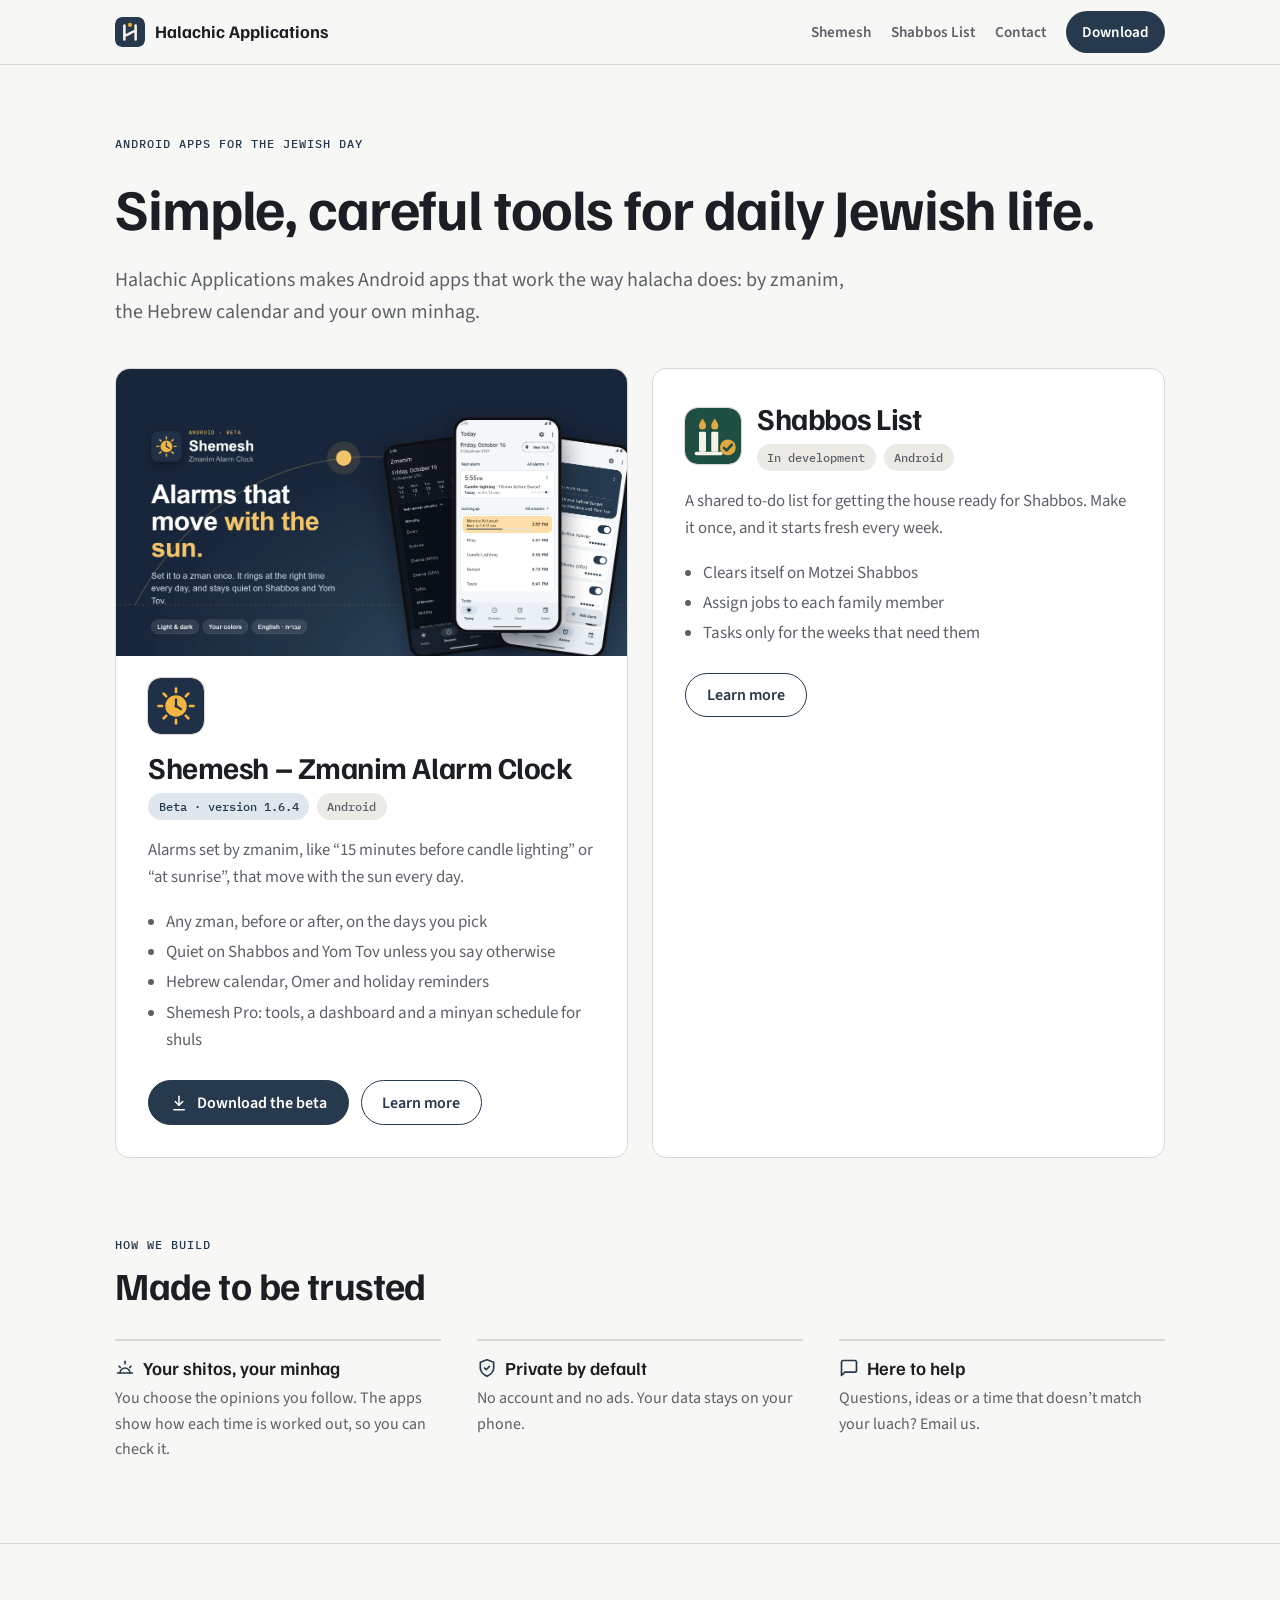
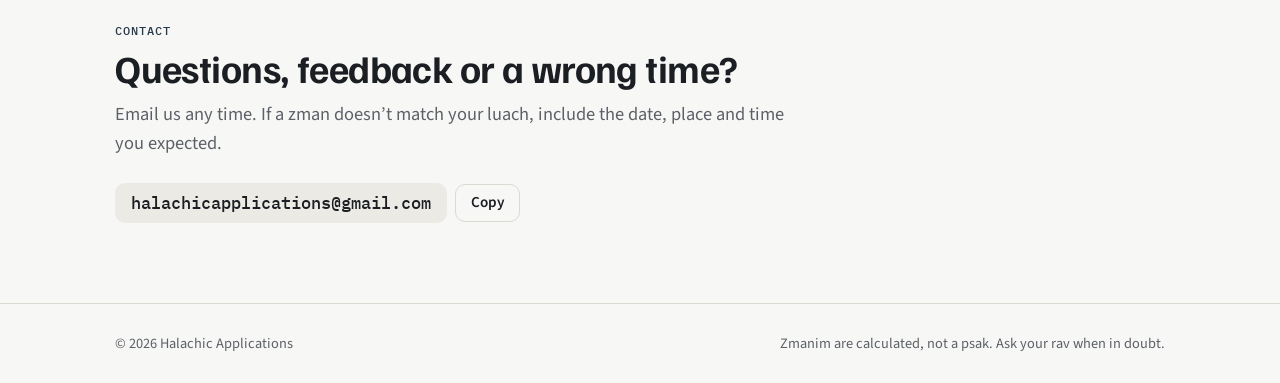
<file: index.html>
<!doctype html>
<html lang="en">
<head>
<meta charset="utf-8">
<meta name="viewport" content="width=device-width, initial-scale=1, viewport-fit=cover">
<title>Halachic Applications</title>
<meta name="description" content="Halachic Applications makes Android apps for the Jewish day: Shemesh, the zmanim alarm clock, and the Shabbos List.">
<meta property="og:title" content="Halachic Applications">
<meta property="og:description" content="Android apps for the Jewish day: Shemesh, the zmanim alarm clock, and the Shabbos List.">
<meta property="og:image" content="https://halachicapplications.com/img/shemesh-og.png">
<meta property="og:url" content="https://halachicapplications.com/">
<meta name="twitter:card" content="summary_large_image">
<link rel="icon" href="favicon.svg" type="image/svg+xml">
<link rel="apple-touch-icon" href="apple-touch-icon.png">
<link rel="preconnect" href="https://fonts.googleapis.com">
<link rel="preconnect" href="https://fonts.gstatic.com" crossorigin>
<link rel="stylesheet" href="https://fonts.googleapis.com/css2?family=Familjen+Grotesk:wght@500;600;700&family=Source+Sans+3:ital,wght@0,400;0,600;1,400&family=IBM+Plex+Mono:wght@400;500&family=Frank+Ruhl+Libre:wght@500&display=swap">
<link rel="stylesheet" href="css/site.css">
<script>
  // Links to the old one-page site (/#install and so on) go to the new pages.
  (function () {
    var moved = { "#install": "shemesh/download/", "#alarm-clock": "shemesh/", "#shabbos-list": "shabbos-list/" };
    if (moved[location.hash]) location.replace(moved[location.hash]);
  })();
</script>
</head>
<body>

<header class="site-header">
  <div class="wrap">
    <a class="brand" href="./" aria-label="Halachic Applications home">
      <img class="brand-mark" src="img/logos/halachic-applications.svg" alt="" width="30" height="30">
      Halachic Applications
    </a>
    <button class="menu-btn" type="button" id="menu-btn" aria-expanded="false" aria-controls="nav" aria-label="Menu">
      <svg class="i-menu" viewBox="0 0 24 24" fill="none" stroke="currentColor" stroke-width="2" stroke-linecap="round" aria-hidden="true"><path d="M4 7h16"/><path d="M4 12h16"/><path d="M4 17h16"/></svg>
      <svg class="i-close" viewBox="0 0 24 24" fill="none" stroke="currentColor" stroke-width="2" stroke-linecap="round" aria-hidden="true"><path d="M6 6l12 12"/><path d="M18 6 6 18"/></svg>
    </button>
    <nav class="nav" id="nav" aria-label="Main">
      <a href="shemesh/">Shemesh</a>
      <a href="shabbos-list/">Shabbos List</a>
      <a href="#contact">Contact</a>
      <a class="nav-cta" href="shemesh/download/">Download</a>
    </nav>
  </div>
</header>

<main id="top">
  <div class="wrap hero">
    <span class="eyebrow">Android apps for the Jewish day</span>
    <h1>Simple, careful tools for daily Jewish life.</h1>
    <p class="lede">Halachic Applications makes Android apps that work the way halacha does: by zmanim, the Hebrew calendar and your own minhag.</p>
  </div>

  <section style="padding-top:1.5rem">
    <div class="wrap apps">
      <article class="app-card">
        <a class="card-art" href="shemesh/" tabindex="-1" aria-hidden="true"><img src="img/shemesh-hero.webp" alt="" width="2400" height="1350"></a>
        <div class="app-id">
          <img class="app-icon" src="img/logos/shemesh.svg" alt="" width="56" height="56">
          <div>
            <h2><a href="shemesh/">Shemesh – Zmanim Alarm Clock</a></h2>
            <div class="chips"><span class="chip live">Beta · version 1.6.4</span><span class="chip">Android</span></div>
          </div>
        </div>
        <p class="lede">Alarms set by zmanim, like “15 minutes before candle lighting” or “at sunrise”, that move with the sun every day.</p>
        <ul>
          <li>Any zman, before or after, on the days you pick</li>
          <li>Quiet on Shabbos and Yom Tov unless you say otherwise</li>
          <li>Hebrew calendar, Omer and holiday reminders</li>
          <li>Shemesh Pro: tools, a dashboard and a minyan schedule for shuls</li>
        </ul>
        <div class="actions">
          <a class="btn btn-primary" href="shemesh/download/">
            <svg viewBox="0 0 24 24" fill="none" stroke="currentColor" stroke-width="2" stroke-linecap="round" stroke-linejoin="round" aria-hidden="true"><path d="M12 3v12"/><path d="m7 10 5 5 5-5"/><path d="M5 21h14"/></svg>
            Download the beta
          </a>
          <a class="btn btn-ghost" href="shemesh/">Learn more</a>
        </div>
      </article>

      <article class="app-card">
        <div class="app-id">
          <img class="app-icon" src="img/logos/shabbos-list.svg" alt="" width="56" height="56">
          <div>
            <h2><a href="shabbos-list/">Shabbos List</a></h2>
            <div class="chips"><span class="chip">In development</span><span class="chip">Android</span></div>
          </div>
        </div>
        <p class="lede">A shared to-do list for getting the house ready for Shabbos. Make it once, and it starts fresh every week.</p>
        <ul>
          <li>Clears itself on Motzei Shabbos</li>
          <li>Assign jobs to each family member</li>
          <li>Tasks only for the weeks that need them</li>
        </ul>
        <div class="actions">
          <a class="btn btn-ghost" href="shabbos-list/">Learn more</a>
        </div>
      </article>
    </div>
  </section>

  <section style="padding-top:0">
    <div class="wrap">
      <div class="section-head">
        <span class="eyebrow">How we build</span>
        <h2>Made to be trusted</h2>
      </div>
      <div class="features">
        <div class="feature">
          <h3><svg viewBox="0 0 24 24" fill="none" stroke="currentColor" stroke-width="2" stroke-linecap="round" stroke-linejoin="round" aria-hidden="true"><path d="M3 18h18"/><path d="M6 18a6 6 0 0 1 12 0"/><path d="M12 4v3"/><path d="m4.9 9.9 1.4 1.4"/><path d="m19.1 9.9-1.4 1.4"/></svg>Your shitos, your minhag</h3>
          <p>You choose the opinions you follow. The apps show how each time is worked out, so you can check it.</p>
        </div>
        <div class="feature">
          <h3><svg viewBox="0 0 24 24" fill="none" stroke="currentColor" stroke-width="2" stroke-linecap="round" stroke-linejoin="round" aria-hidden="true"><path d="M12 22s8-4 8-10V5l-8-3-8 3v7c0 6 8 10 8 10"/><path d="m9 12 2 2 4-4"/></svg>Private by default</h3>
          <p>No account and no ads. Your data stays on your phone.</p>
        </div>
        <div class="feature">
          <h3><svg viewBox="0 0 24 24" fill="none" stroke="currentColor" stroke-width="2" stroke-linecap="round" stroke-linejoin="round" aria-hidden="true"><path d="M21 15a2 2 0 0 1-2 2H7l-4 4V5a2 2 0 0 1 2-2h14a2 2 0 0 1 2 2z"/></svg>Here to help</h3>
          <p>Questions, ideas or a time that doesn’t match your luach? Email us.</p>
        </div>
      </div>
    </div>
  </section>

  <hr class="rule">

  <section id="contact">
    <div class="wrap contact">
      <div>
        <span class="eyebrow">Contact</span>
        <h2>Questions, feedback or a wrong time?</h2>
        <p class="lede">Email us any time. If a zman doesn’t match your luach, include the date, place and time you expected.</p>
      </div>
      <div class="email-row">
        <a class="email" href="mailto:halachicapplications@gmail.com" id="email">halachicapplications@gmail.com</a>
        <button class="copy" type="button" data-copy="email">Copy</button>
      </div>
    </div>
  </section>
</main>

<footer>
  <div class="wrap">
    <span>© 2026 Halachic Applications</span>
    <span>Zmanim are calculated, not a psak. Ask your rav when in doubt.</span>
  </div>
</footer>

<script src="js/site.js"></script>
</body>
</html>
</file>
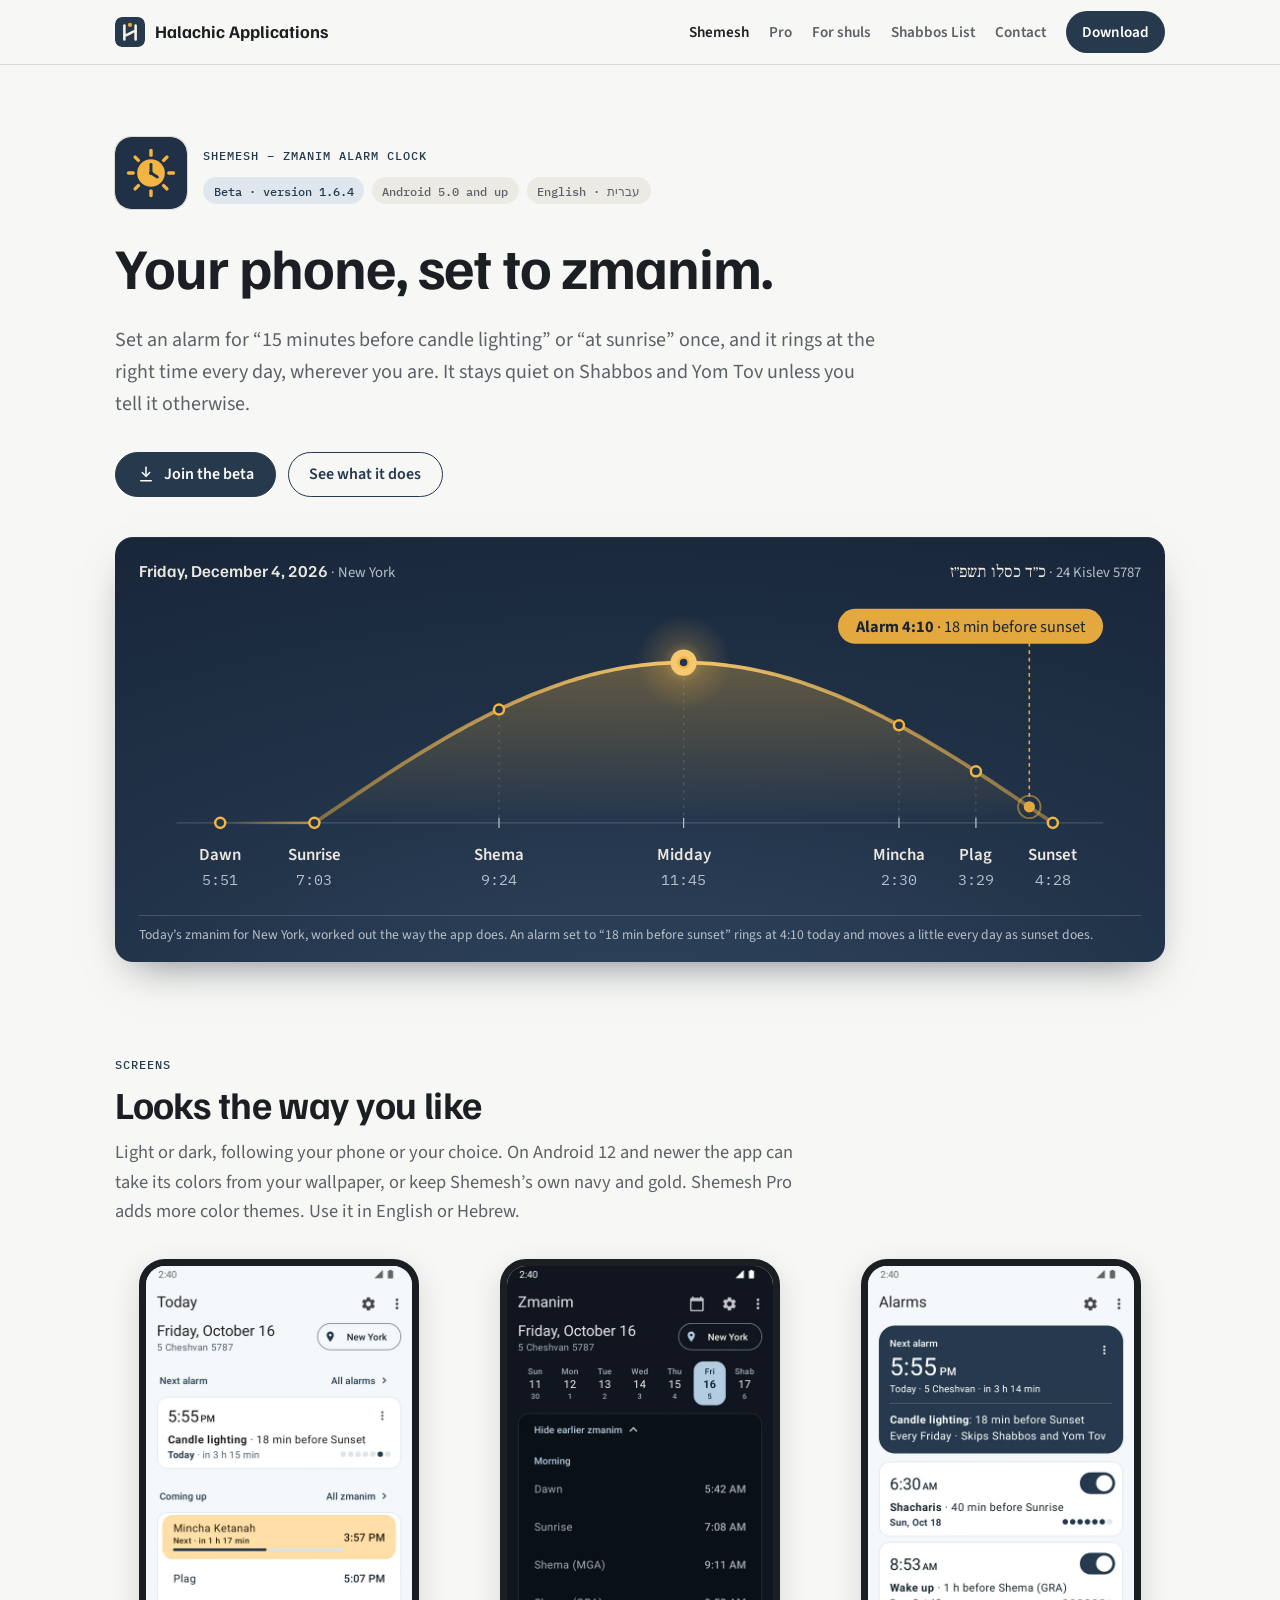
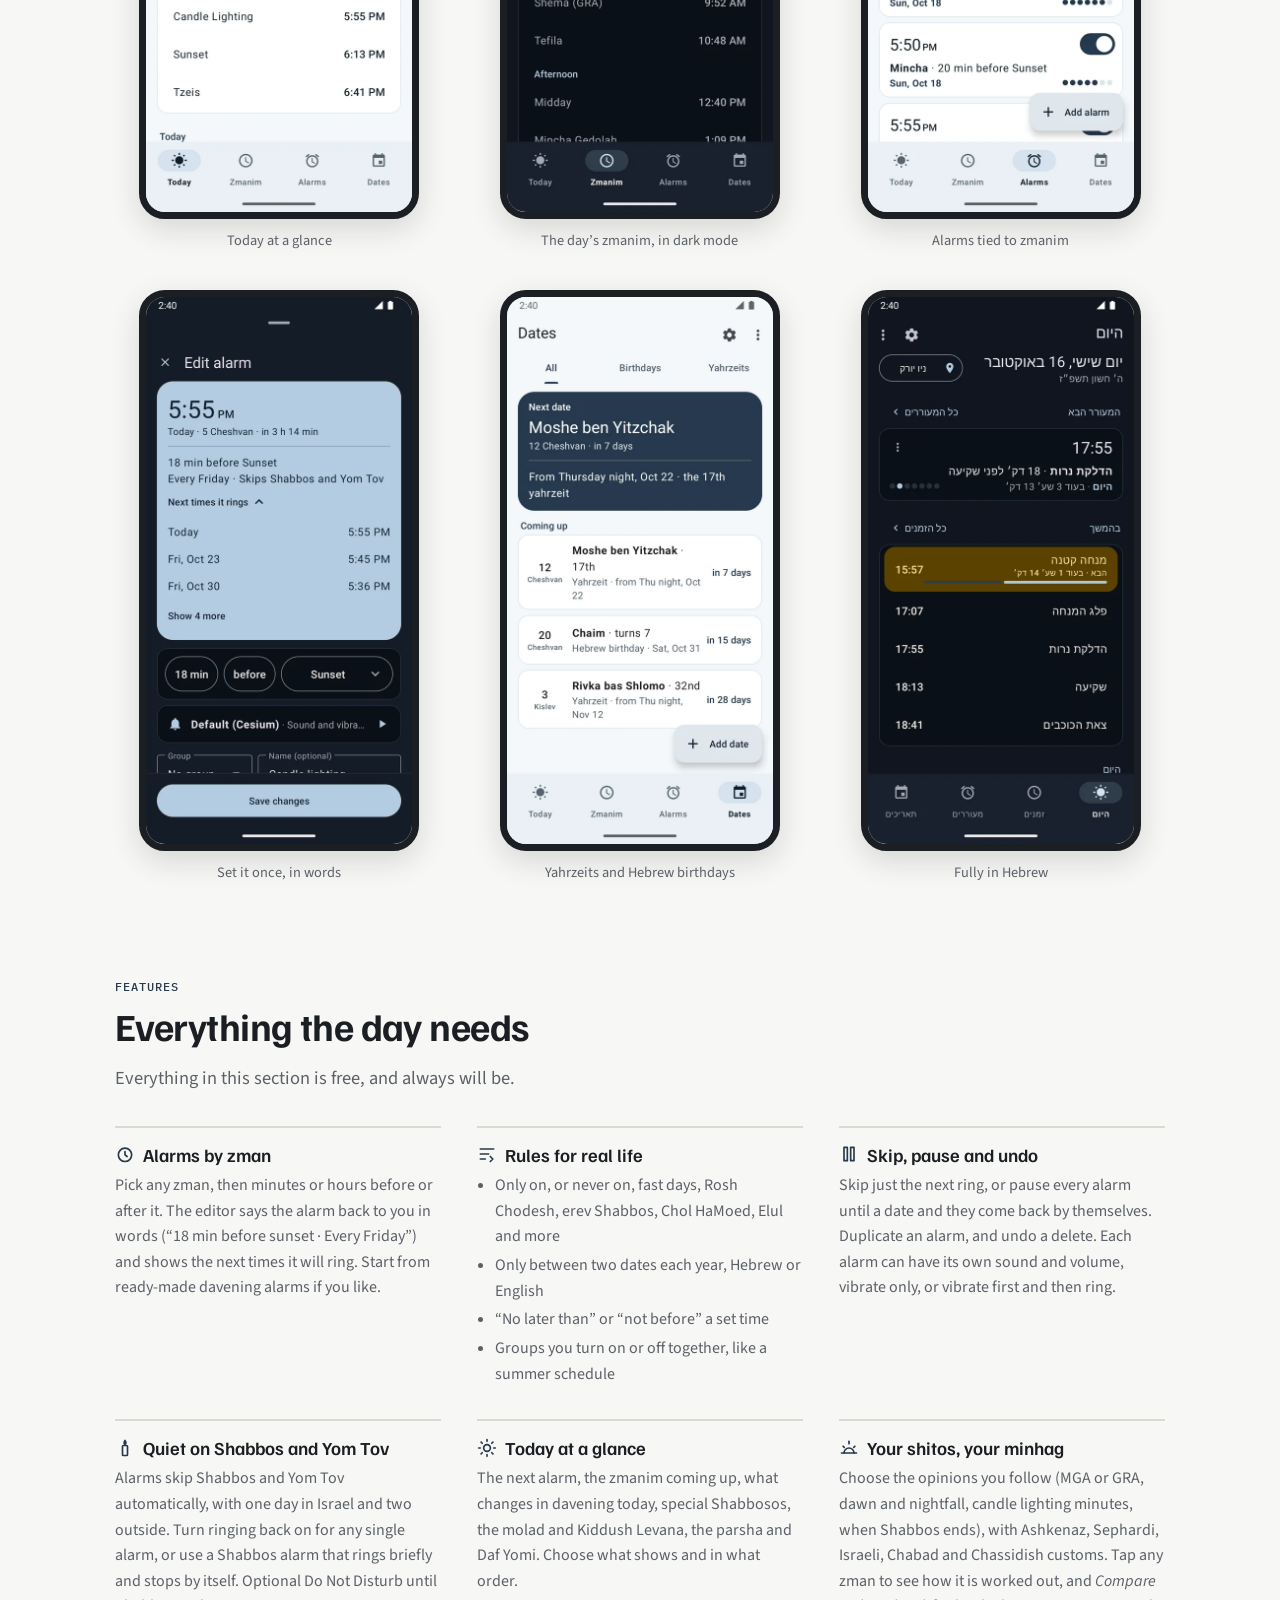
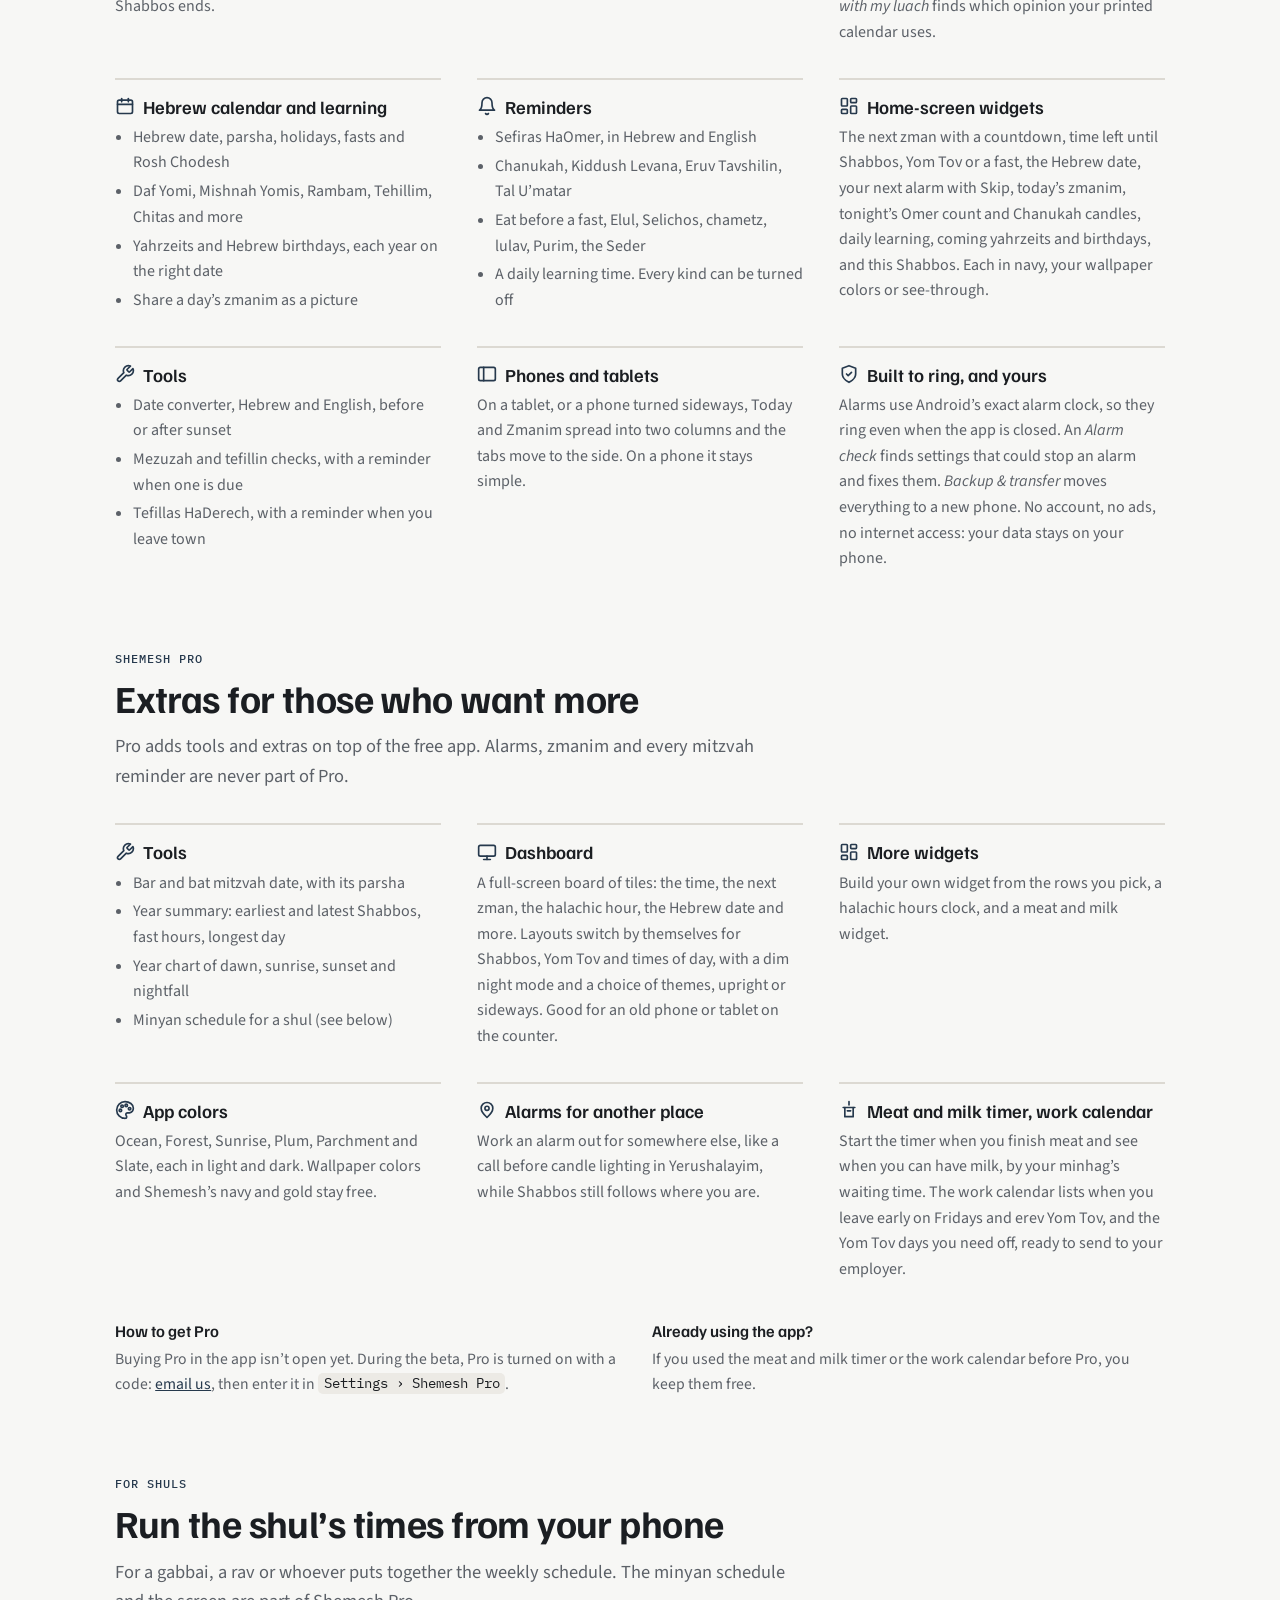
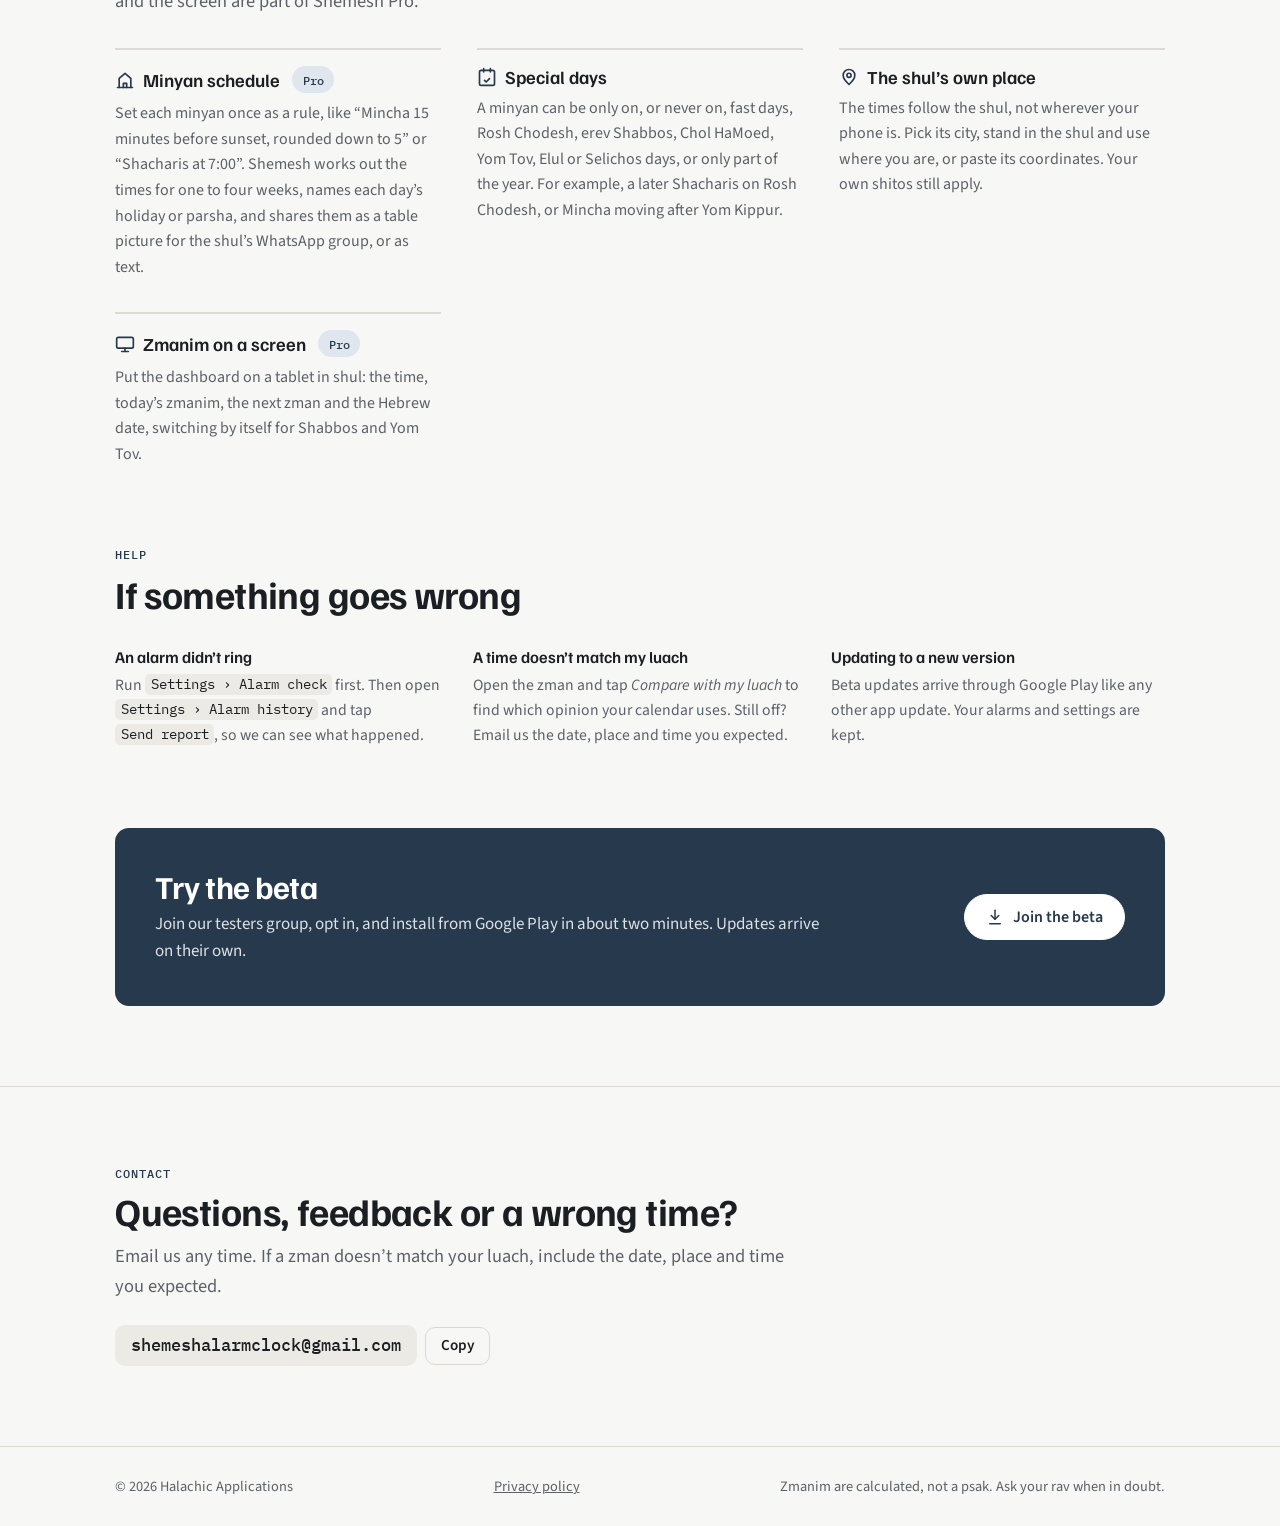
<file: alarm-clock/index.html>
<!doctype html>
<html lang="en">
<head>
<meta charset="utf-8">
<!-- The Alarm Clock is now Shemesh; old links forward to its new page. -->
<title>Shemesh · Halachic Applications</title>
<link rel="canonical" href="https://halachicapplications.com/shemesh/">
<meta name="robots" content="noindex">
<meta http-equiv="refresh" content="0; url=/shemesh/">
<script>location.replace("/shemesh/" + location.hash);</script>
</head>
<body><p>This page has moved to <a href="/shemesh/">Shemesh</a>.</p></body>
</html>
</file>
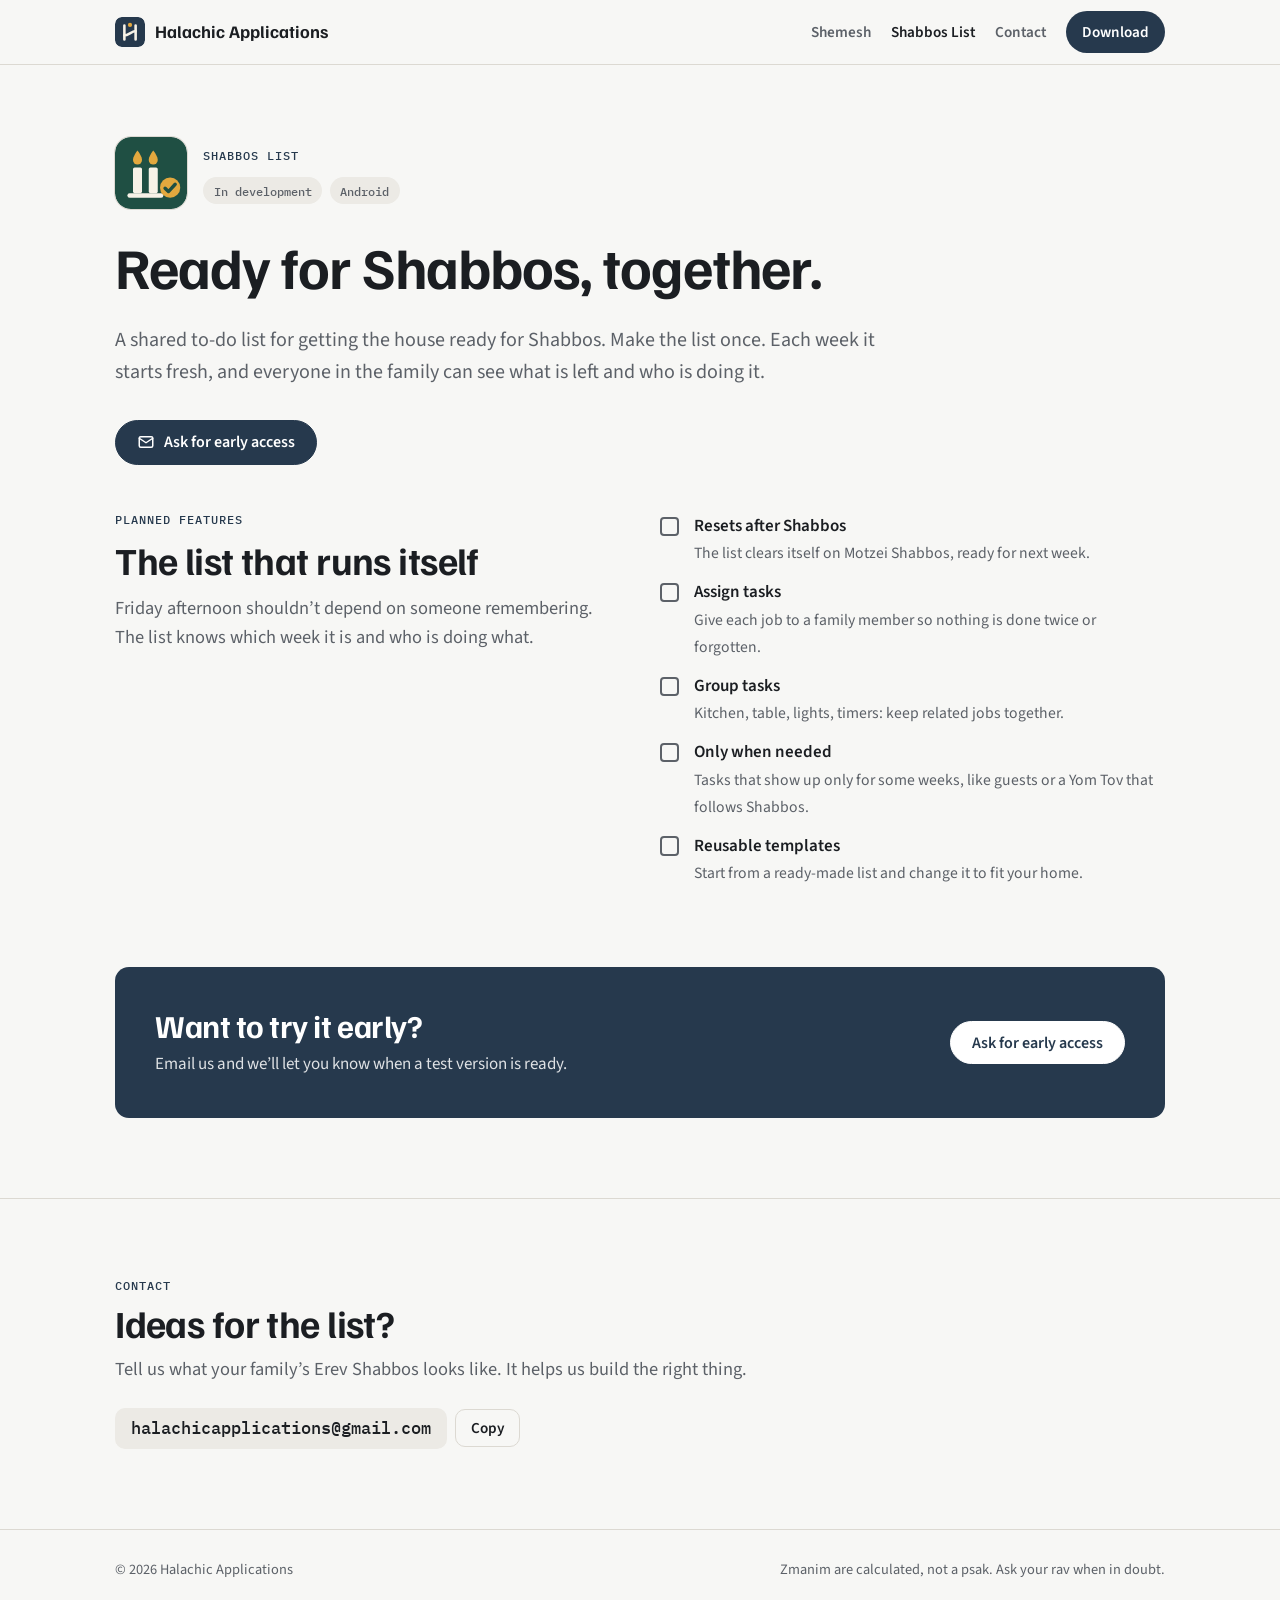
<file: shabbos-list/index.html>
<!doctype html>
<html lang="en">
<head>
<meta charset="utf-8">
<meta name="viewport" content="width=device-width, initial-scale=1, viewport-fit=cover">
<title>Shabbos List · Halachic Applications</title>
<meta name="description" content="Shabbos List is a shared to-do list for getting the house ready for Shabbos. Make it once; it starts fresh every week. In development for Android.">
<link rel="icon" href="../favicon.svg" type="image/svg+xml">
<link rel="apple-touch-icon" href="../apple-touch-icon.png">
<link rel="preconnect" href="https://fonts.googleapis.com">
<link rel="preconnect" href="https://fonts.gstatic.com" crossorigin>
<link rel="stylesheet" href="https://fonts.googleapis.com/css2?family=Familjen+Grotesk:wght@500;600;700&family=Source+Sans+3:ital,wght@0,400;0,600;1,400&family=IBM+Plex+Mono:wght@400;500&family=Frank+Ruhl+Libre:wght@500&display=swap">
<link rel="stylesheet" href="../css/site.css">
</head>
<body>

<header class="site-header">
  <div class="wrap">
    <a class="brand" href="../" aria-label="Halachic Applications home">
      <img class="brand-mark" src="../img/logos/halachic-applications.svg" alt="" width="30" height="30">
      Halachic Applications
    </a>
    <button class="menu-btn" type="button" id="menu-btn" aria-expanded="false" aria-controls="nav" aria-label="Menu">
      <svg class="i-menu" viewBox="0 0 24 24" fill="none" stroke="currentColor" stroke-width="2" stroke-linecap="round" aria-hidden="true"><path d="M4 7h16"/><path d="M4 12h16"/><path d="M4 17h16"/></svg>
      <svg class="i-close" viewBox="0 0 24 24" fill="none" stroke="currentColor" stroke-width="2" stroke-linecap="round" aria-hidden="true"><path d="M6 6l12 12"/><path d="M18 6 6 18"/></svg>
    </button>
    <nav class="nav" id="nav" aria-label="Main">
      <a href="../shemesh/">Shemesh</a>
      <a href="./" aria-current="page">Shabbos List</a>
      <a href="#contact">Contact</a>
      <a class="nav-cta" href="../shemesh/download/">Download</a>
    </nav>
  </div>
</header>

<main id="top">
  <div class="wrap hero">
    <div class="app-id big">
      <img class="app-icon" src="../img/logos/shabbos-list.svg" alt="" width="72" height="72">
      <div>
        <span class="eyebrow">Shabbos List</span>
        <div class="chips"><span class="chip">In development</span><span class="chip">Android</span></div>
      </div>
    </div>
    <h1>Ready for Shabbos, together.</h1>
    <p class="lede">A shared to-do list for getting the house ready for Shabbos. Make the list once. Each week it starts fresh, and everyone in the family can see what is left and who is doing it.</p>
    <div class="actions">
      <a class="btn btn-primary" href="mailto:halachicapplications@gmail.com?subject=Shabbos%20List%20early%20access">
        <svg viewBox="0 0 24 24" fill="none" stroke="currentColor" stroke-width="2" stroke-linecap="round" stroke-linejoin="round" aria-hidden="true"><rect x="3" y="5" width="18" height="14" rx="2"/><path d="m3 7 9 6 9-6"/></svg>
        Ask for early access
      </a>
    </div>
  </div>

  <section style="padding-top:2rem">
    <div class="wrap split">
      <div style="display:grid;gap:.75rem;min-width:0">
        <span class="eyebrow">Planned features</span>
        <h2>The list that runs itself</h2>
        <p class="lede">Friday afternoon shouldn’t depend on someone remembering. The list knows which week it is and who is doing what.</p>
      </div>
      <ul class="checklist" aria-label="Planned features">
        <li><span class="box" aria-hidden="true"></span><div><strong>Resets after Shabbos</strong><span class="d">The list clears itself on Motzei Shabbos, ready for next week.</span></div></li>
        <li><span class="box" aria-hidden="true"></span><div><strong>Assign tasks</strong><span class="d">Give each job to a family member so nothing is done twice or forgotten.</span></div></li>
        <li><span class="box" aria-hidden="true"></span><div><strong>Group tasks</strong><span class="d">Kitchen, table, lights, timers: keep related jobs together.</span></div></li>
        <li><span class="box" aria-hidden="true"></span><div><strong>Only when needed</strong><span class="d">Tasks that show up only for some weeks, like guests or a Yom Tov that follows Shabbos.</span></div></li>
        <li><span class="box" aria-hidden="true"></span><div><strong>Reusable templates</strong><span class="d">Start from a ready-made list and change it to fit your home.</span></div></li>
      </ul>
    </div>
  </section>

  <section style="padding-top:0">
    <div class="wrap">
      <div class="cta-band">
        <div>
          <h2>Want to try it early?</h2>
          <p>Email us and we’ll let you know when a test version is ready.</p>
        </div>
        <a class="btn" href="mailto:halachicapplications@gmail.com?subject=Shabbos%20List%20early%20access">Ask for early access</a>
      </div>
    </div>
  </section>

  <hr class="rule">

  <section id="contact">
    <div class="wrap contact">
      <div>
        <span class="eyebrow">Contact</span>
        <h2>Ideas for the list?</h2>
        <p class="lede">Tell us what your family’s Erev Shabbos looks like. It helps us build the right thing.</p>
      </div>
      <div class="email-row">
        <a class="email" href="mailto:halachicapplications@gmail.com" id="email">halachicapplications@gmail.com</a>
        <button class="copy" type="button" data-copy="email">Copy</button>
      </div>
    </div>
  </section>
</main>

<footer>
  <div class="wrap">
    <span>© 2026 Halachic Applications</span>
    <span>Zmanim are calculated, not a psak. Ask your rav when in doubt.</span>
  </div>
</footer>

<script src="../js/site.js"></script>
</body>
</html>
</file>
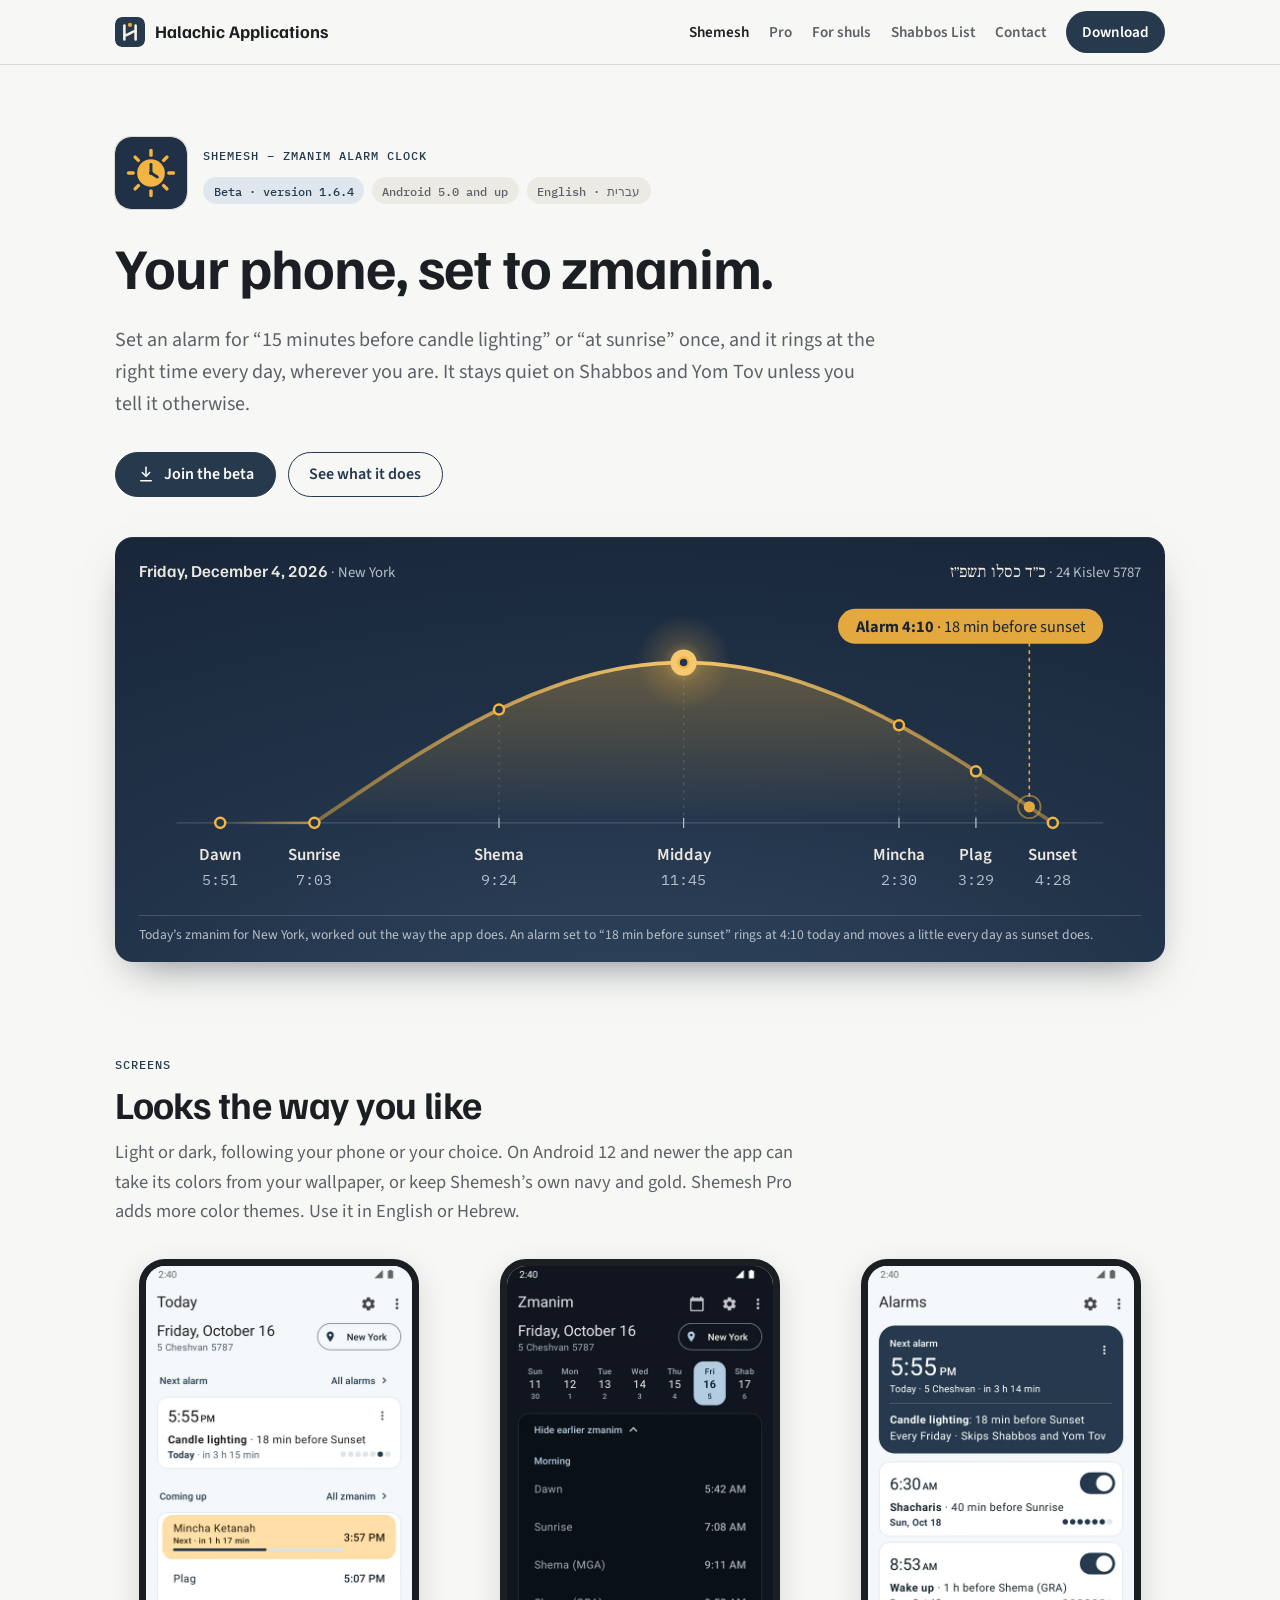
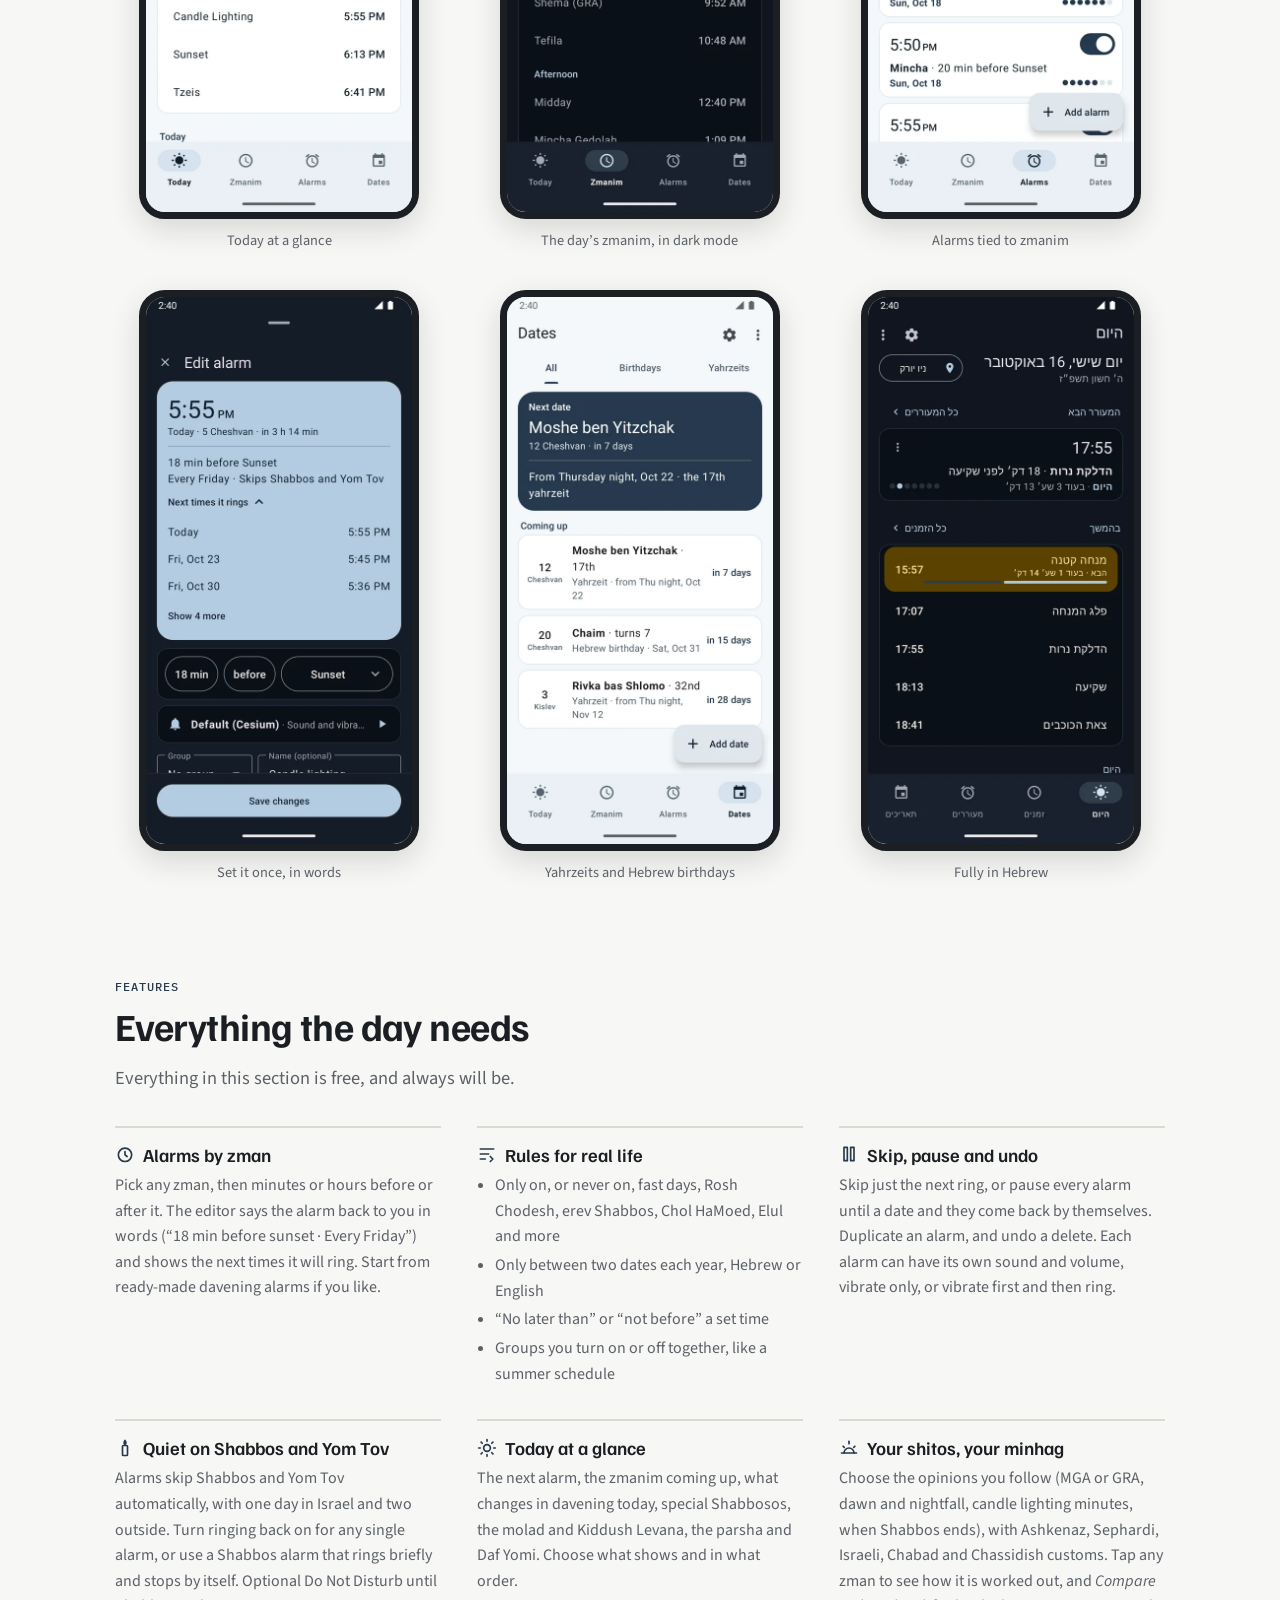
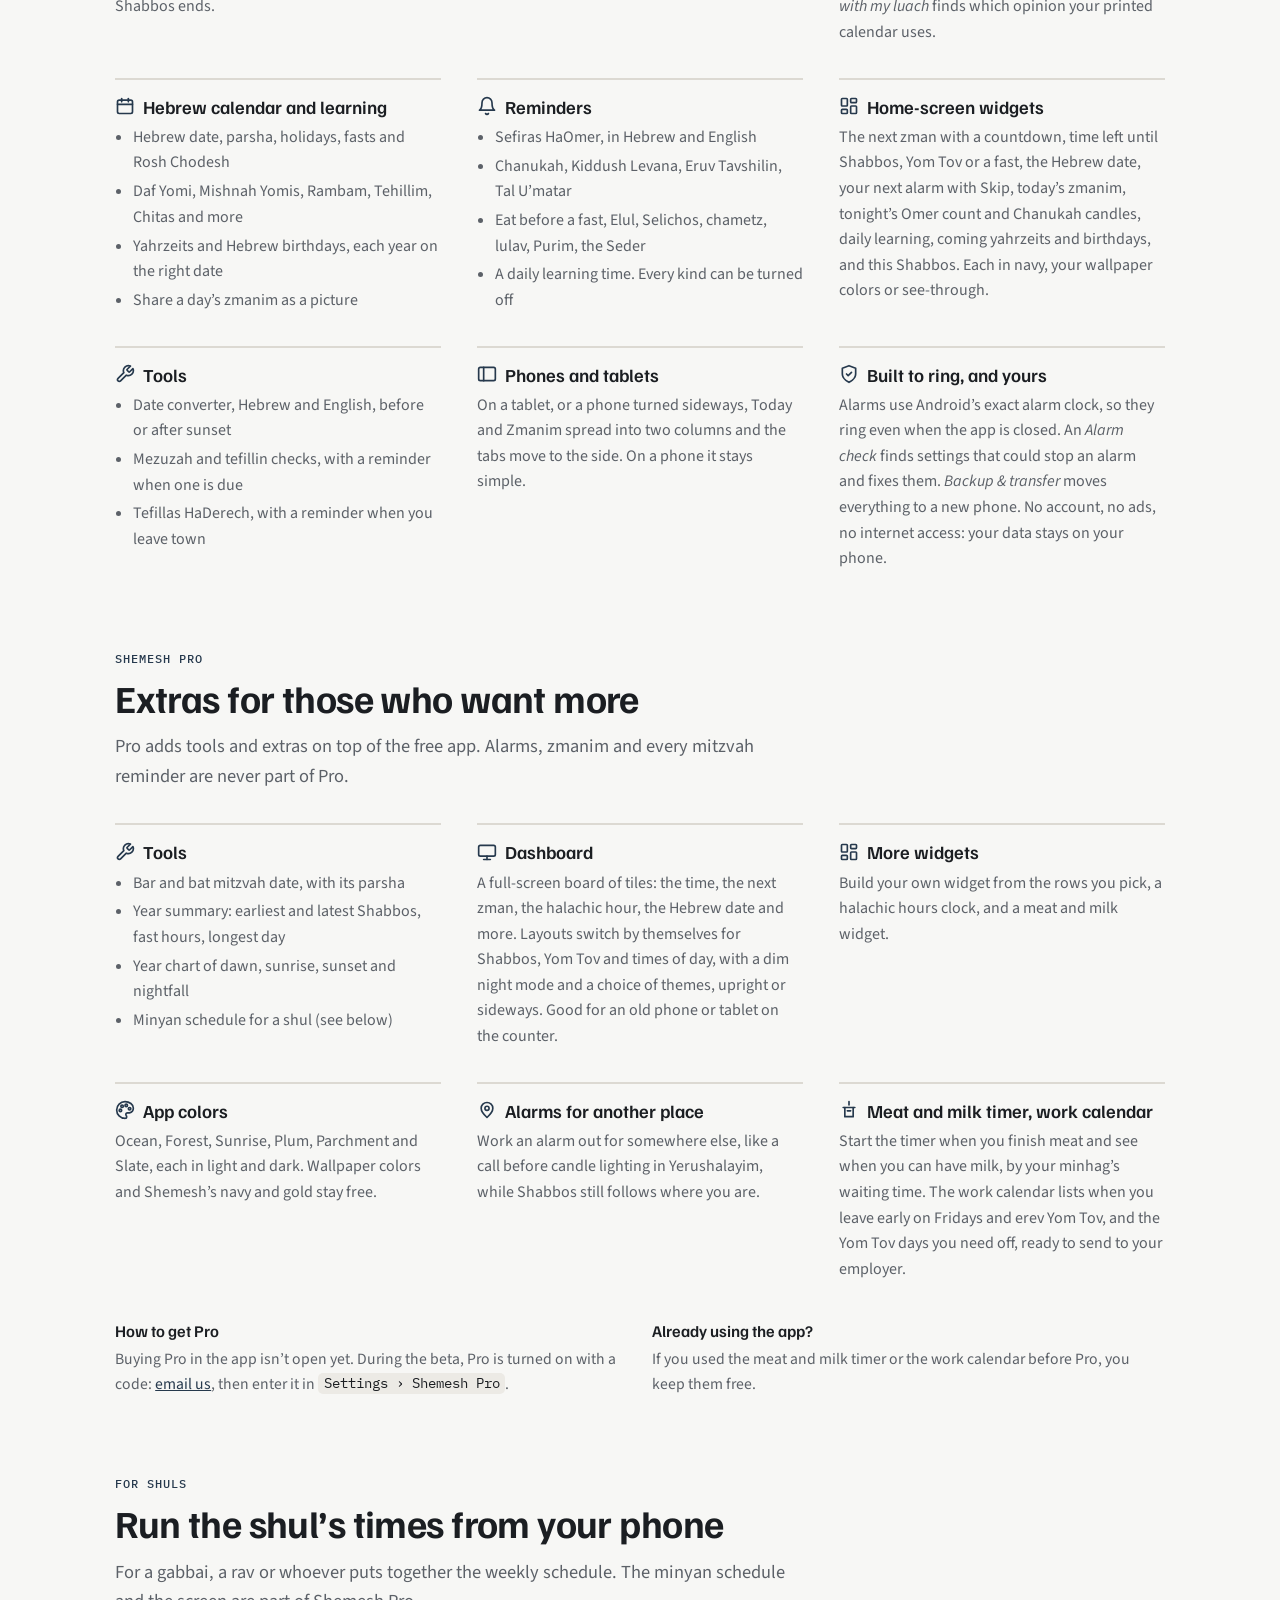
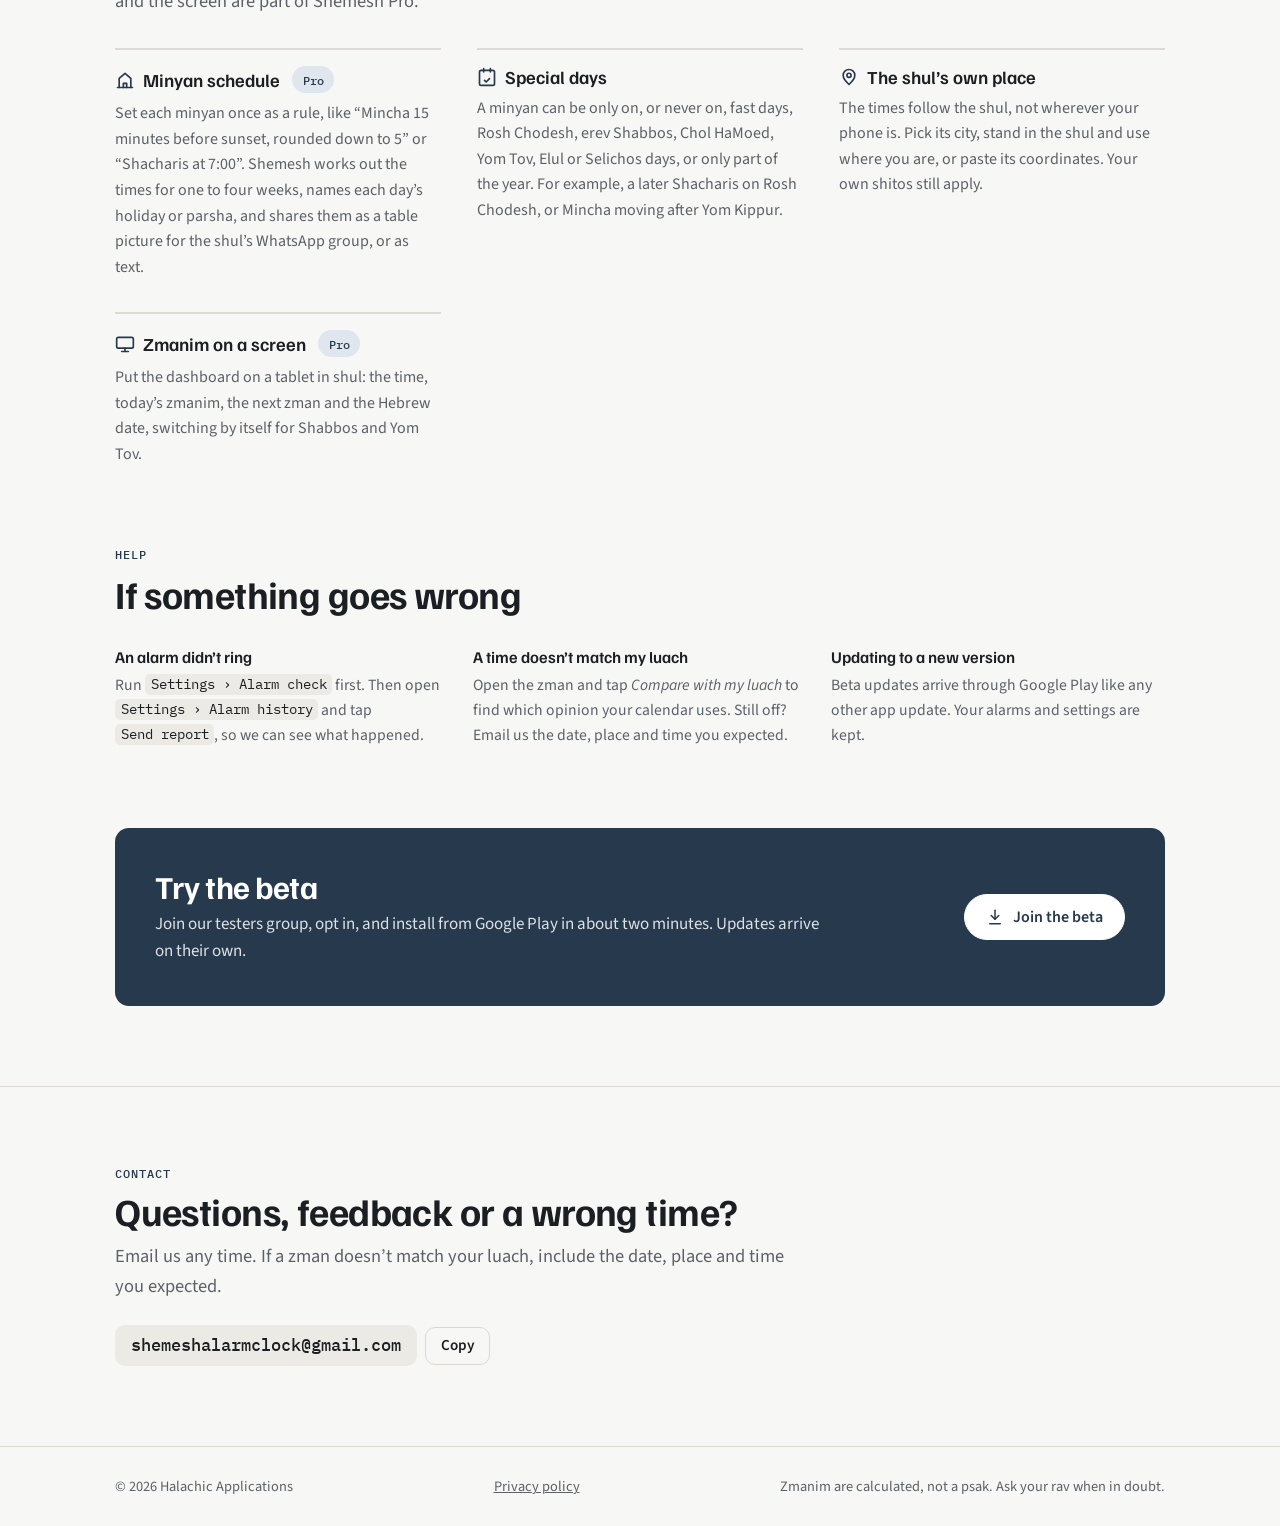
<file: shemesh/index.html>
<!doctype html>
<html lang="en">
<head>
<meta charset="utf-8">
<meta name="viewport" content="width=device-width, initial-scale=1, viewport-fit=cover">
<title>Shemesh – Zmanim Alarm Clock · Halachic Applications</title>
<meta name="description" content="Shemesh, the zmanim alarm clock for Android, sets alarms by zmanim, so they move with the sun. Quiet on Shabbos and Yom Tov, with your own shitos and minhag.">
<meta property="og:title" content="Shemesh – Zmanim Alarm Clock">
<meta property="og:description" content="Alarms that move with the sun. Set it to a zman once; it rings at the right time every day and stays quiet on Shabbos and Yom Tov.">
<meta property="og:image" content="https://halachicapplications.com/img/shemesh-og.png">
<meta property="og:url" content="https://halachicapplications.com/shemesh/">
<meta name="twitter:card" content="summary_large_image">
<link rel="icon" href="../img/logos/shemesh.svg" type="image/svg+xml">
<link rel="apple-touch-icon" href="../img/shemesh-touch-icon.png">
<link rel="preconnect" href="https://fonts.googleapis.com">
<link rel="preconnect" href="https://fonts.gstatic.com" crossorigin>
<link rel="stylesheet" href="https://fonts.googleapis.com/css2?family=Familjen+Grotesk:wght@500;600;700&family=Source+Sans+3:ital,wght@0,400;0,600;1,400&family=IBM+Plex+Mono:wght@400;500&family=Frank+Ruhl+Libre:wght@500&display=swap">
<link rel="stylesheet" href="../css/site.css">
</head>
<body>

<header class="site-header">
  <div class="wrap">
    <a class="brand" href="../" aria-label="Halachic Applications home">
      <img class="brand-mark" src="../img/logos/halachic-applications.svg" alt="" width="30" height="30">
      Halachic Applications
    </a>
    <button class="menu-btn" type="button" id="menu-btn" aria-expanded="false" aria-controls="nav" aria-label="Menu">
      <svg class="i-menu" viewBox="0 0 24 24" fill="none" stroke="currentColor" stroke-width="2" stroke-linecap="round" aria-hidden="true"><path d="M4 7h16"/><path d="M4 12h16"/><path d="M4 17h16"/></svg>
      <svg class="i-close" viewBox="0 0 24 24" fill="none" stroke="currentColor" stroke-width="2" stroke-linecap="round" aria-hidden="true"><path d="M6 6l12 12"/><path d="M18 6 6 18"/></svg>
    </button>
    <nav class="nav" id="nav" aria-label="Main">
      <a href="./" aria-current="page">Shemesh</a>
      <a href="#pro">Pro</a>
      <a href="#shul">For shuls</a>
      <a href="../shabbos-list/">Shabbos List</a>
      <a href="#contact">Contact</a>
      <a class="nav-cta" href="download/">Download</a>
    </nav>
  </div>
</header>

<main id="top">
  <div class="wrap hero">
    <div class="app-id big">
      <img class="app-icon" src="../img/logos/shemesh.svg" alt="" width="72" height="72">
      <div>
        <span class="eyebrow">Shemesh – Zmanim Alarm Clock</span>
        <div class="chips">
          <span class="chip live">Beta · version 1.6.4</span>
          <span class="chip">Android 5.0 and up</span>
          <span class="chip">English · עברית</span>
        </div>
      </div>
    </div>
    <h1>Your phone, set to zmanim.</h1>
    <p class="lede">Set an alarm for “15 minutes before candle lighting” or “at sunrise” once, and it rings at the right time every day, wherever you are. It stays quiet on Shabbos and Yom Tov unless you tell it otherwise.</p>
    <div class="actions">
      <a class="btn btn-primary" href="download/">
        <svg viewBox="0 0 24 24" fill="none" stroke="currentColor" stroke-width="2" stroke-linecap="round" stroke-linejoin="round" aria-hidden="true"><path d="M12 3v12"/><path d="m7 10 5 5 5-5"/><path d="M5 21h14"/></svg>
        Join the beta
      </a>
      <a class="btn btn-ghost" href="#features">See what it does</a>
    </div>

    <figure class="dayarc" aria-labelledby="arc-cap">
      <div class="dayarc-head">
        <span><strong id="arc-date">Sunday, October 11, 2026</strong> · New York</span>
        <span><span class="heb" lang="he" dir="rtl" id="arc-heb">ל׳ תשרי תשפ״ז</span> · <span id="arc-heb-en">30 Tishrei 5787 · Rosh Chodesh Cheshvan</span></span>
      </div>
      <svg class="arc-svg" id="arc" viewBox="0 0 800 250" role="img" aria-label="Today's zmanim in New York, with an alarm 18 minutes before sunset."></svg>
      <ol class="arc-list" id="arc-list"></ol>
      <figcaption class="arc-caption" id="arc-cap">Today’s zmanim for New York, worked out the way the app does. An alarm set to “18 min before sunset” rings at <span id="arc-alarm">6:03</span> today and moves a little every day as sunset does.</figcaption>
    </figure>
  </div>

  <section id="screens">
    <div class="wrap">
      <div class="section-head">
        <span class="eyebrow">Screens</span>
        <h2>Looks the way you like</h2>
        <p class="lede">Light or dark, following your phone or your choice. On Android 12 and newer the app can take its colors from your wallpaper, or keep Shemesh’s own navy and gold. Shemesh Pro adds more color themes. Use it in English or Hebrew.</p>
      </div>
      <div class="shots">
        <figure class="shot"><img src="../img/today.webp" alt="Today screen in light mode: Friday, October 16 and 5 Cheshvan, the next alarm for candle lighting at 5:55 PM, and the zmanim coming up, with Mincha Ketanah next" loading="lazy" width="540" height="1110"><figcaption>Today at a glance</figcaption></figure>
        <figure class="shot"><img src="../img/zmanim.webp" alt="Zmanim screen in dark mode: a week strip with English and Hebrew dates, then dawn, sunrise, Shema (MGA and GRA), Tefila, midday and Mincha under Morning and Afternoon" loading="lazy" width="540" height="1110"><figcaption>The day’s zmanim, in dark mode</figcaption></figure>
        <figure class="shot"><img src="../img/alarms.webp" alt="Alarms screen in light mode: the next alarm, candle lighting at 5:55 PM, in a navy header, then Shacharis, Wake up, Mincha and Candle lighting alarms, each tied to a zman, with the days they ring as dots" loading="lazy" width="540" height="1110"><figcaption>Alarms tied to zmanim</figcaption></figure>
        <figure class="shot"><img src="../img/editor.webp" alt="Alarm editor in dark mode: 5:55 PM, 18 min before sunset, every Friday, skips Shabbos and Yom Tov, with the next times it rings" loading="lazy" width="540" height="1110"><figcaption>Set it once, in words</figcaption></figure>
        <figure class="shot"><img src="../img/dates.webp" alt="Dates screen in light mode: the next yahrzeit in a header, then two yahrzeits and a Hebrew birthday with how far off each is" loading="lazy" width="540" height="1110"><figcaption>Yahrzeits and Hebrew birthdays</figcaption></figure>
        <figure class="shot"><img src="../img/hebrew.webp" alt="Today screen in Hebrew, dark mode: the next alarm and the zmanim coming up" loading="lazy" width="540" height="1110"><figcaption>Fully in Hebrew</figcaption></figure>
      </div>
      <p class="swipe-hint" aria-hidden="true">Swipe for more screens →</p>
    </div>
  </section>

  <section id="features" style="padding-top:0">
    <div class="wrap">
      <div class="section-head">
        <span class="eyebrow">Features</span>
        <h2>Everything the day needs</h2>
      </div>
      <p class="lede" style="margin:-1rem 0 2rem;max-width:44em">Everything in this section is free, and always will be.</p>
      <div class="features">
        <div class="feature">
          <h3><svg viewBox="0 0 24 24" fill="none" stroke="currentColor" stroke-width="2" stroke-linecap="round" stroke-linejoin="round" aria-hidden="true"><circle cx="12" cy="13" r="8"/><path d="M12 9v4l2.5 2"/></svg>Alarms by zman</h3>
          <p>Pick any zman, then minutes or hours before or after it. The editor says the alarm back to you in words (“18 min before sunset · Every Friday”) and shows the next times it will ring. Start from ready-made davening alarms if you like.</p>
        </div>
        <div class="feature">
          <h3><svg viewBox="0 0 24 24" fill="none" stroke="currentColor" stroke-width="2" stroke-linecap="round" stroke-linejoin="round" aria-hidden="true"><path d="M4 6h16"/><path d="M4 12h10"/><path d="M4 18h6"/><path d="m16 15 3 3-3 3"/></svg>Rules for real life</h3>
          <ul><li>Only on, or never on, fast days, Rosh Chodesh, erev Shabbos, Chol HaMoed, Elul and more</li><li>Only between two dates each year, Hebrew or English</li><li>“No later than” or “not before” a set time</li><li>Groups you turn on or off together, like a summer schedule</li></ul>
        </div>
        <div class="feature">
          <h3><svg viewBox="0 0 24 24" fill="none" stroke="currentColor" stroke-width="2" stroke-linecap="round" stroke-linejoin="round" aria-hidden="true"><path d="M6 4h4v16H6z"/><path d="M14 4h4v16h-4z"/></svg>Skip, pause and undo</h3>
          <p>Skip just the next ring, or pause every alarm until a date and they come back by themselves. Duplicate an alarm, and undo a delete. Each alarm can have its own sound and volume, vibrate only, or vibrate first and then ring.</p>
        </div>
        <div class="feature">
          <h3><svg viewBox="0 0 24 24" fill="none" stroke="currentColor" stroke-width="2" stroke-linecap="round" stroke-linejoin="round" aria-hidden="true"><path d="M12 3c-1.5 2-1.5 3.5 0 5 1.5-1.5 1.5-3 0-5Z"/><rect x="9" y="9" width="6" height="12" rx="1"/></svg>Quiet on Shabbos and Yom Tov</h3>
          <p>Alarms skip Shabbos and Yom Tov automatically, with one day in Israel and two outside. Turn ringing back on for any single alarm, or use a Shabbos alarm that rings briefly and stops by itself. Optional Do Not Disturb until Shabbos ends.</p>
        </div>
        <div class="feature">
          <h3><svg viewBox="0 0 24 24" fill="none" stroke="currentColor" stroke-width="2" stroke-linecap="round" stroke-linejoin="round" aria-hidden="true"><circle cx="12" cy="12" r="4"/><path d="M12 2v2"/><path d="M12 20v2"/><path d="m4.9 4.9 1.4 1.4"/><path d="m17.7 17.7 1.4 1.4"/><path d="M2 12h2"/><path d="M20 12h2"/><path d="m4.9 19.1 1.4-1.4"/><path d="m17.7 6.3 1.4-1.4"/></svg>Today at a glance</h3>
          <p>The next alarm, the zmanim coming up, what changes in davening today, special Shabbosos, the molad and Kiddush Levana, the parsha and Daf Yomi. Choose what shows and in what order.</p>
        </div>
        <div class="feature">
          <h3><svg viewBox="0 0 24 24" fill="none" stroke="currentColor" stroke-width="2" stroke-linecap="round" stroke-linejoin="round" aria-hidden="true"><path d="M3 18h18"/><path d="M6 18a6 6 0 0 1 12 0"/><path d="M12 4v3"/><path d="m4.9 9.9 1.4 1.4"/><path d="m19.1 9.9-1.4 1.4"/></svg>Your shitos, your minhag</h3>
          <p>Choose the opinions you follow (MGA or GRA, dawn and nightfall, candle lighting minutes, when Shabbos ends), with Ashkenaz, Sephardi, Israeli, Chabad and Chassidish customs. Tap any zman to see how it is worked out, and <em>Compare with my luach</em> finds which opinion your printed calendar uses.</p>
        </div>
        <div class="feature">
          <h3><svg viewBox="0 0 24 24" fill="none" stroke="currentColor" stroke-width="2" stroke-linecap="round" stroke-linejoin="round" aria-hidden="true"><rect x="3" y="5" width="18" height="16" rx="2"/><path d="M3 10h18"/><path d="M8 3v4"/><path d="M16 3v4"/></svg>Hebrew calendar and learning</h3>
          <ul><li>Hebrew date, parsha, holidays, fasts and Rosh Chodesh</li><li>Daf Yomi, Mishnah Yomis, Rambam, Tehillim, Chitas and more</li><li>Yahrzeits and Hebrew birthdays, each year on the right date</li><li>Share a day’s zmanim as a picture</li></ul>
        </div>
        <div class="feature">
          <h3><svg viewBox="0 0 24 24" fill="none" stroke="currentColor" stroke-width="2" stroke-linecap="round" stroke-linejoin="round" aria-hidden="true"><path d="M6 8a6 6 0 0 1 12 0c0 7 3 9 3 9H3s3-2 3-9"/><path d="M10.3 21a1.94 1.94 0 0 0 3.4 0"/></svg>Reminders</h3>
          <ul><li>Sefiras HaOmer, in Hebrew and English</li><li>Chanukah, Kiddush Levana, Eruv Tavshilin, Tal U’matar</li><li>Eat before a fast, Elul, Selichos, chametz, lulav, Purim, the Seder</li><li>A daily learning time. Every kind can be turned off</li></ul>
        </div>
        <div class="feature">
          <h3><svg viewBox="0 0 24 24" fill="none" stroke="currentColor" stroke-width="2" stroke-linecap="round" stroke-linejoin="round" aria-hidden="true"><rect x="3" y="3" width="7" height="9" rx="1"/><rect x="14" y="3" width="7" height="5" rx="1"/><rect x="14" y="12" width="7" height="9" rx="1"/><rect x="3" y="16" width="7" height="5" rx="1"/></svg>Home-screen widgets</h3>
          <p>The next zman with a countdown, time left until Shabbos, Yom Tov or a fast, the Hebrew date, your next alarm with Skip, today’s zmanim, tonight’s Omer count and Chanukah candles, daily learning, coming yahrzeits and birthdays, and this Shabbos. Each in navy, your wallpaper colors or see-through.</p>
        </div>
        <div class="feature">
          <h3><svg viewBox="0 0 24 24" fill="none" stroke="currentColor" stroke-width="2" stroke-linecap="round" stroke-linejoin="round" aria-hidden="true"><path d="M14.7 6.3a1 1 0 0 0 0 1.4l1.6 1.6a1 1 0 0 0 1.4 0l3.8-3.8a6 6 0 0 1-7.9 7.9l-6.9 6.9a2.1 2.1 0 0 1-3-3l6.9-6.9a6 6 0 0 1 7.9-7.9z"/></svg>Tools</h3>
          <ul><li>Date converter, Hebrew and English, before or after sunset</li><li>Mezuzah and tefillin checks, with a reminder when one is due</li><li>Tefillas HaDerech, with a reminder when you leave town</li></ul>
        </div>
        <div class="feature">
          <h3><svg viewBox="0 0 24 24" fill="none" stroke="currentColor" stroke-width="2" stroke-linecap="round" stroke-linejoin="round" aria-hidden="true"><rect x="2" y="4" width="20" height="16" rx="2"/><path d="M8 4v16"/></svg>Phones and tablets</h3>
          <p>On a tablet, or a phone turned sideways, Today and Zmanim spread into two columns and the tabs move to the side. On a phone it stays simple.</p>
        </div>
        <div class="feature">
          <h3><svg viewBox="0 0 24 24" fill="none" stroke="currentColor" stroke-width="2" stroke-linecap="round" stroke-linejoin="round" aria-hidden="true"><path d="M12 22s8-4 8-10V5l-8-3-8 3v7c0 6 8 10 8 10"/><path d="m9 12 2 2 4-4"/></svg>Built to ring, and yours</h3>
          <p>Alarms use Android’s exact alarm clock, so they ring even when the app is closed. An <em>Alarm check</em> finds settings that could stop an alarm and fixes them. <em>Backup &amp; transfer</em> moves everything to a new phone. No account, no ads, no internet access: your data stays on your phone.</p>
        </div>
      </div>
    </div>
  </section>

  <section id="pro" style="padding-top:0">
    <div class="wrap">
      <div class="section-head">
        <span class="eyebrow">Shemesh Pro</span>
        <h2>Extras for those who want more</h2>
        <p class="lede">Pro adds tools and extras on top of the free app. Alarms, zmanim and every mitzvah reminder are never part of Pro.</p>
      </div>
      <div class="features">
        <div class="feature">
          <h3><svg viewBox="0 0 24 24" fill="none" stroke="currentColor" stroke-width="2" stroke-linecap="round" stroke-linejoin="round" aria-hidden="true"><path d="M14.7 6.3a1 1 0 0 0 0 1.4l1.6 1.6a1 1 0 0 0 1.4 0l3.8-3.8a6 6 0 0 1-7.9 7.9l-6.9 6.9a2.1 2.1 0 0 1-3-3l6.9-6.9a6 6 0 0 1 7.9-7.9z"/></svg>Tools</h3>
          <ul><li>Bar and bat mitzvah date, with its parsha</li><li>Year summary: earliest and latest Shabbos, fast hours, longest day</li><li>Year chart of dawn, sunrise, sunset and nightfall</li><li>Minyan schedule for a shul (see below)</li></ul>
        </div>
        <div class="feature">
          <h3><svg viewBox="0 0 24 24" fill="none" stroke="currentColor" stroke-width="2" stroke-linecap="round" stroke-linejoin="round" aria-hidden="true"><rect x="2" y="4" width="20" height="13" rx="2"/><path d="M8 21h8"/><path d="M12 17v4"/></svg>Dashboard</h3>
          <p>A full-screen board of tiles: the time, the next zman, the halachic hour, the Hebrew date and more. Layouts switch by themselves for Shabbos, Yom Tov and times of day, with a dim night mode and a choice of themes, upright or sideways. Good for an old phone or tablet on the counter.</p>
        </div>
        <div class="feature">
          <h3><svg viewBox="0 0 24 24" fill="none" stroke="currentColor" stroke-width="2" stroke-linecap="round" stroke-linejoin="round" aria-hidden="true"><rect x="3" y="3" width="7" height="9" rx="1"/><rect x="14" y="3" width="7" height="5" rx="1"/><rect x="14" y="12" width="7" height="9" rx="1"/><rect x="3" y="16" width="7" height="5" rx="1"/></svg>More widgets</h3>
          <p>Build your own widget from the rows you pick, a halachic hours clock, and a meat and milk widget.</p>
        </div>
        <div class="feature">
          <h3><svg viewBox="0 0 24 24" fill="none" stroke="currentColor" stroke-width="2" stroke-linecap="round" stroke-linejoin="round" aria-hidden="true"><circle cx="13.5" cy="6.5" r="1.5"/><circle cx="17.5" cy="10.5" r="1.5"/><circle cx="8.5" cy="7.5" r="1.5"/><circle cx="6.5" cy="12.5" r="1.5"/><path d="M12 2a10 10 0 0 0 0 20c1.1 0 2-.9 2-2 0-.5-.2-1-.5-1.3-.3-.4-.5-.8-.5-1.3 0-1.1.9-2 2-2h2.3A5.7 5.7 0 0 0 22 9.7C22 5.4 17.5 2 12 2z"/></svg>App colors</h3>
          <p>Ocean, Forest, Sunrise, Plum, Parchment and Slate, each in light and dark. Wallpaper colors and Shemesh’s navy and gold stay free.</p>
        </div>
        <div class="feature">
          <h3><svg viewBox="0 0 24 24" fill="none" stroke="currentColor" stroke-width="2" stroke-linecap="round" stroke-linejoin="round" aria-hidden="true"><path d="M12 21s-7-6.2-7-11a7 7 0 0 1 14 0c0 4.8-7 11-7 11z"/><circle cx="12" cy="10" r="2.5"/></svg>Alarms for another place</h3>
          <p>Work an alarm out for somewhere else, like a call before candle lighting in Yerushalayim, while Shabbos still follows where you are.</p>
        </div>
        <div class="feature">
          <h3><svg viewBox="0 0 24 24" fill="none" stroke="currentColor" stroke-width="2" stroke-linecap="round" stroke-linejoin="round" aria-hidden="true"><path d="M12 2v4"/><path d="M5 9h14"/><path d="M7 9v11h10V9"/><path d="M10 13h4"/></svg>Meat and milk timer, work calendar</h3>
          <p>Start the timer when you finish meat and see when you can have milk, by your minhag’s waiting time. The work calendar lists when you leave early on Fridays and erev Yom Tov, and the Yom Tov days you need off, ready to send to your employer.</p>
        </div>
      </div>
      <div class="help" style="margin-top:2.5rem;grid-template-columns:repeat(auto-fit,minmax(16rem,1fr))">
        <div>
          <h3>How to get Pro</h3>
          <p>Buying Pro in the app isn’t open yet. During the beta, Pro is turned on with a code: <a href="#contact">email us</a>, then enter it in <span class="ui">Settings › Shemesh Pro</span>.</p>
        </div>
        <div>
          <h3>Already using the app?</h3>
          <p>If you used the meat and milk timer or the work calendar before Pro, you keep them free.</p>
        </div>
      </div>
    </div>
  </section>

  <section id="shul" style="padding-top:0">
    <div class="wrap">
      <div class="section-head">
        <span class="eyebrow">For shuls</span>
        <h2>Run the shul’s times from your phone</h2>
        <p class="lede">For a gabbai, a rav or whoever puts together the weekly schedule. The minyan schedule and the screen are part of Shemesh Pro.</p>
      </div>
      <div class="features">
        <div class="feature">
          <h3><svg viewBox="0 0 24 24" fill="none" stroke="currentColor" stroke-width="2" stroke-linecap="round" stroke-linejoin="round" aria-hidden="true"><path d="M3 21h18"/><path d="M5 21V10l7-6 7 6v11"/><path d="M10 21v-5h4v5"/></svg>Minyan schedule <span class="chip live" style="margin-left:.25rem">Pro</span></h3>
          <p>Set each minyan once as a rule, like “Mincha 15 minutes before sunset, rounded down to 5” or “Shacharis at 7:00”. Shemesh works out the times for one to four weeks, names each day’s holiday or parsha, and shares them as a table picture for the shul’s WhatsApp group, or as text.</p>
        </div>
        <div class="feature">
          <h3><svg viewBox="0 0 24 24" fill="none" stroke="currentColor" stroke-width="2" stroke-linecap="round" stroke-linejoin="round" aria-hidden="true"><path d="M8 2v4"/><path d="M16 2v4"/><rect x="3" y="4" width="18" height="18" rx="2"/><path d="m9 16 2 2 4-4"/></svg>Special days</h3>
          <p>A minyan can be only on, or never on, fast days, Rosh Chodesh, erev Shabbos, Chol HaMoed, Yom Tov, Elul or Selichos days, or only part of the year. For example, a later Shacharis on Rosh Chodesh, or Mincha moving after Yom Kippur.</p>
        </div>
        <div class="feature">
          <h3><svg viewBox="0 0 24 24" fill="none" stroke="currentColor" stroke-width="2" stroke-linecap="round" stroke-linejoin="round" aria-hidden="true"><path d="M12 21s-7-6.2-7-11a7 7 0 0 1 14 0c0 4.8-7 11-7 11z"/><circle cx="12" cy="10" r="2.5"/></svg>The shul’s own place</h3>
          <p>The times follow the shul, not wherever your phone is. Pick its city, stand in the shul and use where you are, or paste its coordinates. Your own shitos still apply.</p>
        </div>
        <div class="feature">
          <h3><svg viewBox="0 0 24 24" fill="none" stroke="currentColor" stroke-width="2" stroke-linecap="round" stroke-linejoin="round" aria-hidden="true"><rect x="2" y="4" width="20" height="13" rx="2"/><path d="M8 21h8"/><path d="M12 17v4"/></svg>Zmanim on a screen <span class="chip live" style="margin-left:.25rem">Pro</span></h3>
          <p>Put the dashboard on a tablet in shul: the time, today’s zmanim, the next zman and the Hebrew date, switching by itself for Shabbos and Yom Tov.</p>
        </div>
      </div>
    </div>
  </section>

  <section id="help" style="padding-top:0">
    <div class="wrap">
      <div class="section-head">
        <span class="eyebrow">Help</span>
        <h2>If something goes wrong</h2>
      </div>
      <div class="help">
        <div>
          <h3>An alarm didn’t ring</h3>
          <p>Run <span class="ui">Settings › Alarm check</span> first. Then open <span class="ui">Settings › Alarm history</span> and tap <span class="ui">Send report</span>, so we can see what happened.</p>
        </div>
        <div>
          <h3>A time doesn’t match my luach</h3>
          <p>Open the zman and tap <em>Compare with my luach</em> to find which opinion your calendar uses. Still off? Email us the date, place and time you expected.</p>
        </div>
        <div>
          <h3>Updating to a new version</h3>
          <p>Beta updates arrive through Google Play like any other app update. Your alarms and settings are kept.</p>
        </div>
      </div>
    </div>
  </section>

  <section style="padding-top:0">
    <div class="wrap">
      <div class="cta-band">
        <div>
          <h2>Try the beta</h2>
          <p>Join our testers group, opt in, and install from Google Play in about two minutes. Updates arrive on their own.</p>
        </div>
        <a class="btn" href="download/">
          <svg viewBox="0 0 24 24" fill="none" stroke="currentColor" stroke-width="2" stroke-linecap="round" stroke-linejoin="round" aria-hidden="true"><path d="M12 3v12"/><path d="m7 10 5 5 5-5"/><path d="M5 21h14"/></svg>
          Join the beta
        </a>
      </div>
    </div>
  </section>

  <hr class="rule">

  <section id="contact">
    <div class="wrap contact">
      <div>
        <span class="eyebrow">Contact</span>
        <h2>Questions, feedback or a wrong time?</h2>
        <p class="lede">Email us any time. If a zman doesn’t match your luach, include the date, place and time you expected.</p>
      </div>
      <div class="email-row">
        <a class="email" href="mailto:shemeshalarmclock@gmail.com" id="email">shemeshalarmclock@gmail.com</a>
        <button class="copy" type="button" data-copy="email">Copy</button>
      </div>
    </div>
  </section>
</main>

<footer>
  <div class="wrap">
    <span>© 2026 Halachic Applications</span>
    <a href="privacy/">Privacy policy</a>
    <span>Zmanim are calculated, not a psak. Ask your rav when in doubt.</span>
  </div>
</footer>

<script src="../js/site.js"></script>
<script src="../js/dayarc.js"></script>
</body>
</html>
</file>
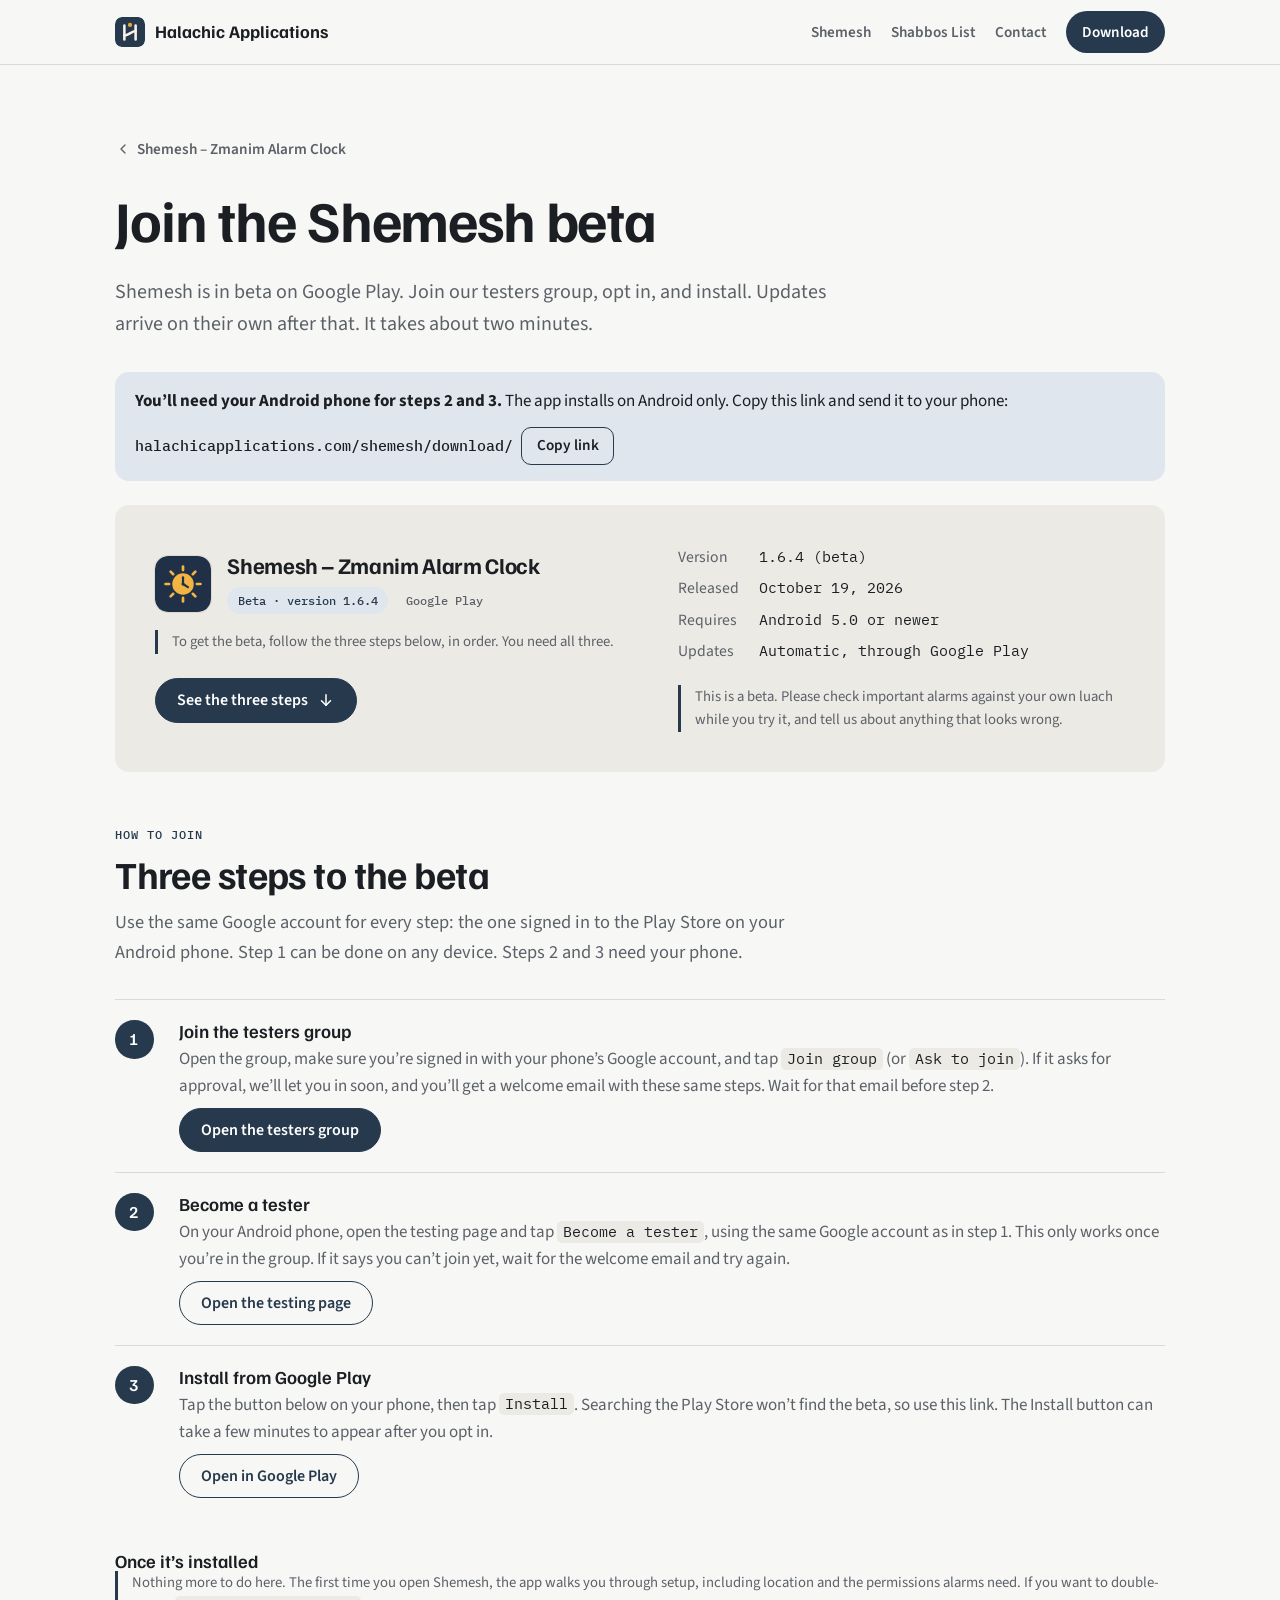
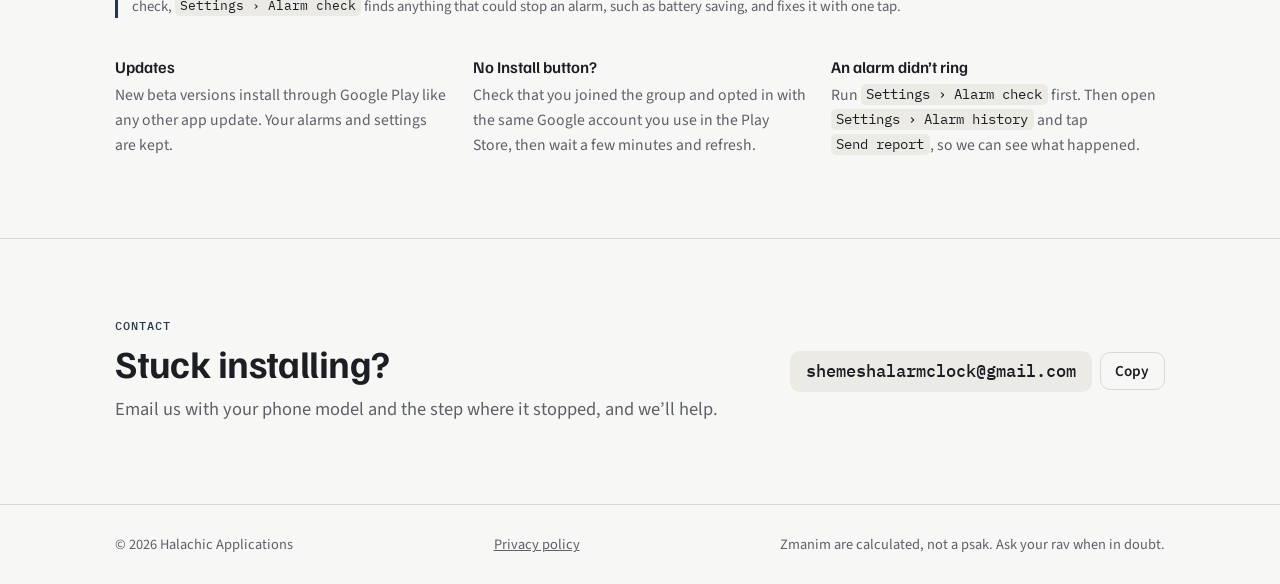
<file: alarm-clock/download/index.html>
<!doctype html>
<html lang="en">
<head>
<meta charset="utf-8">
<!-- The Alarm Clock is now Shemesh; old links forward to its new page. -->
<title>Shemesh · Halachic Applications</title>
<link rel="canonical" href="https://halachicapplications.com/shemesh/download/">
<meta name="robots" content="noindex">
<meta http-equiv="refresh" content="0; url=/shemesh/download/">
<script>location.replace("/shemesh/download/" + location.hash);</script>
</head>
<body><p>This page has moved to <a href="/shemesh/download/">Shemesh</a>.</p></body>
</html>
</file>
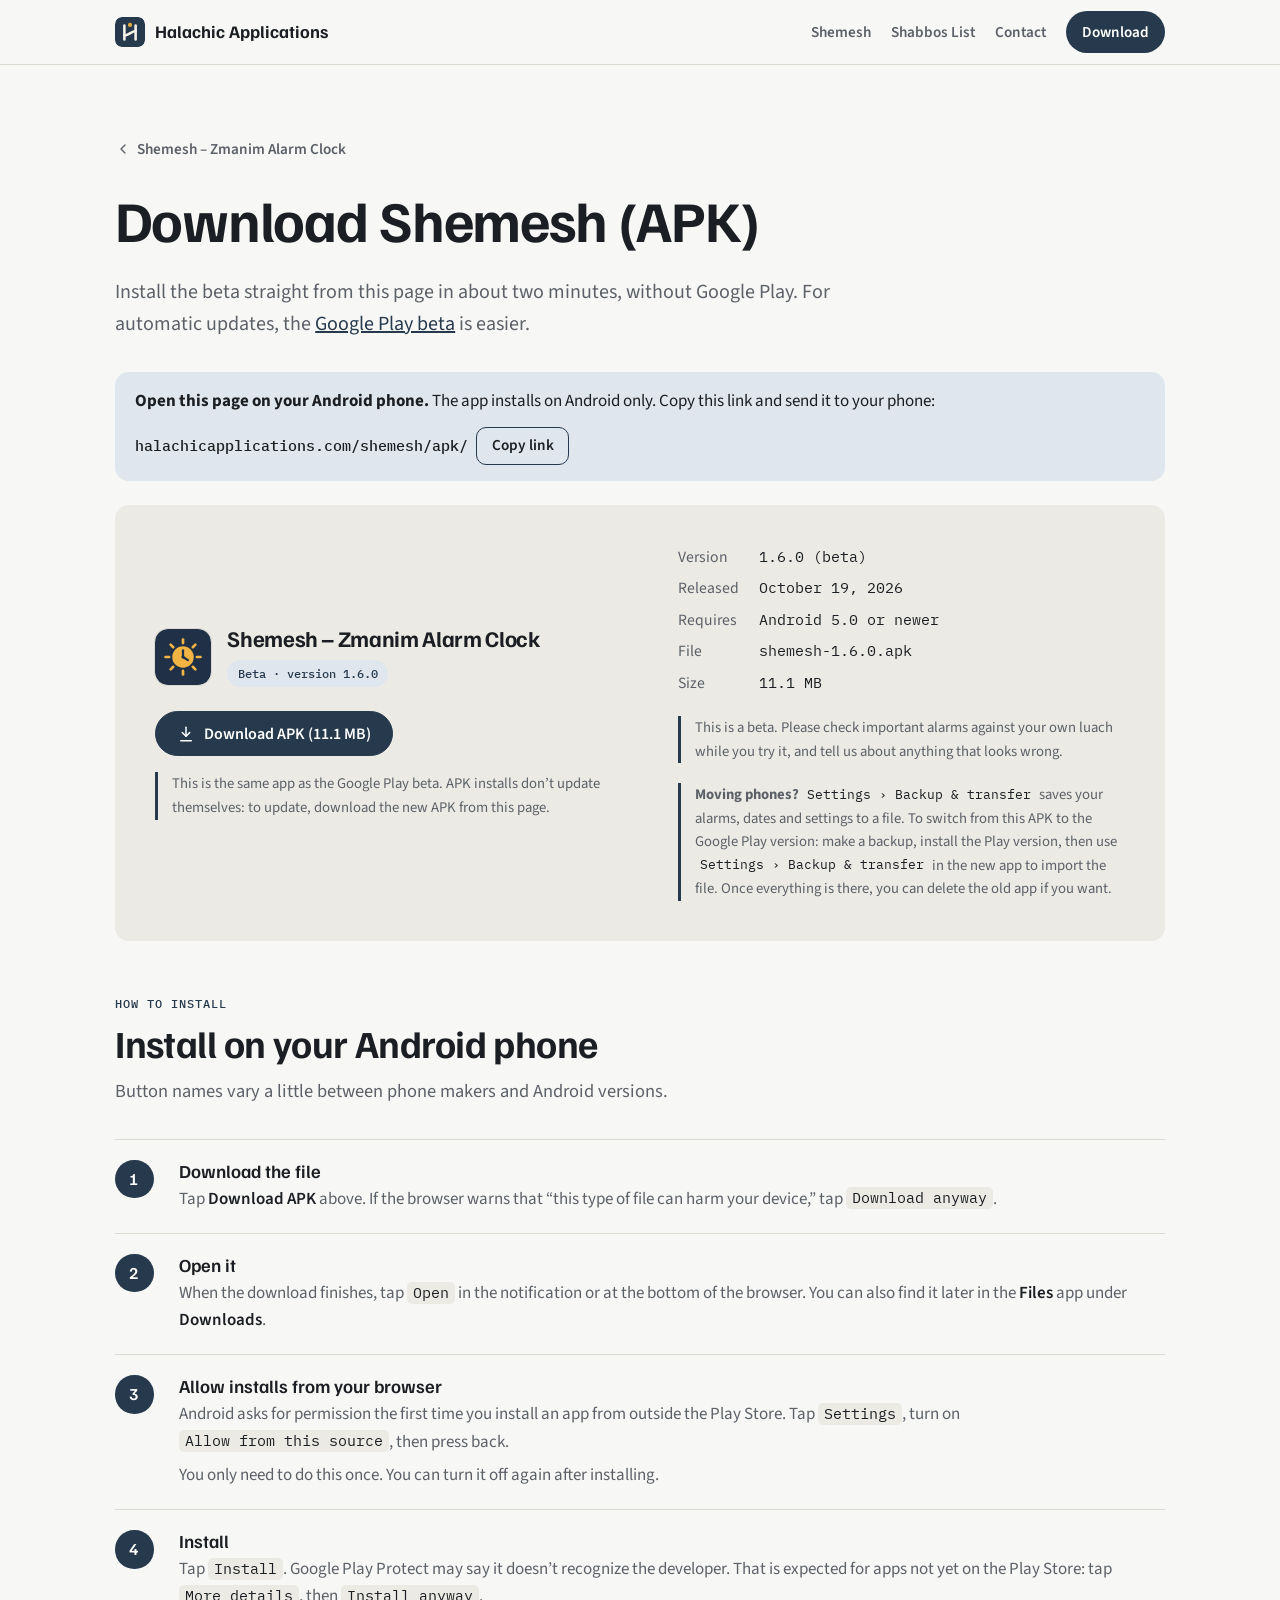
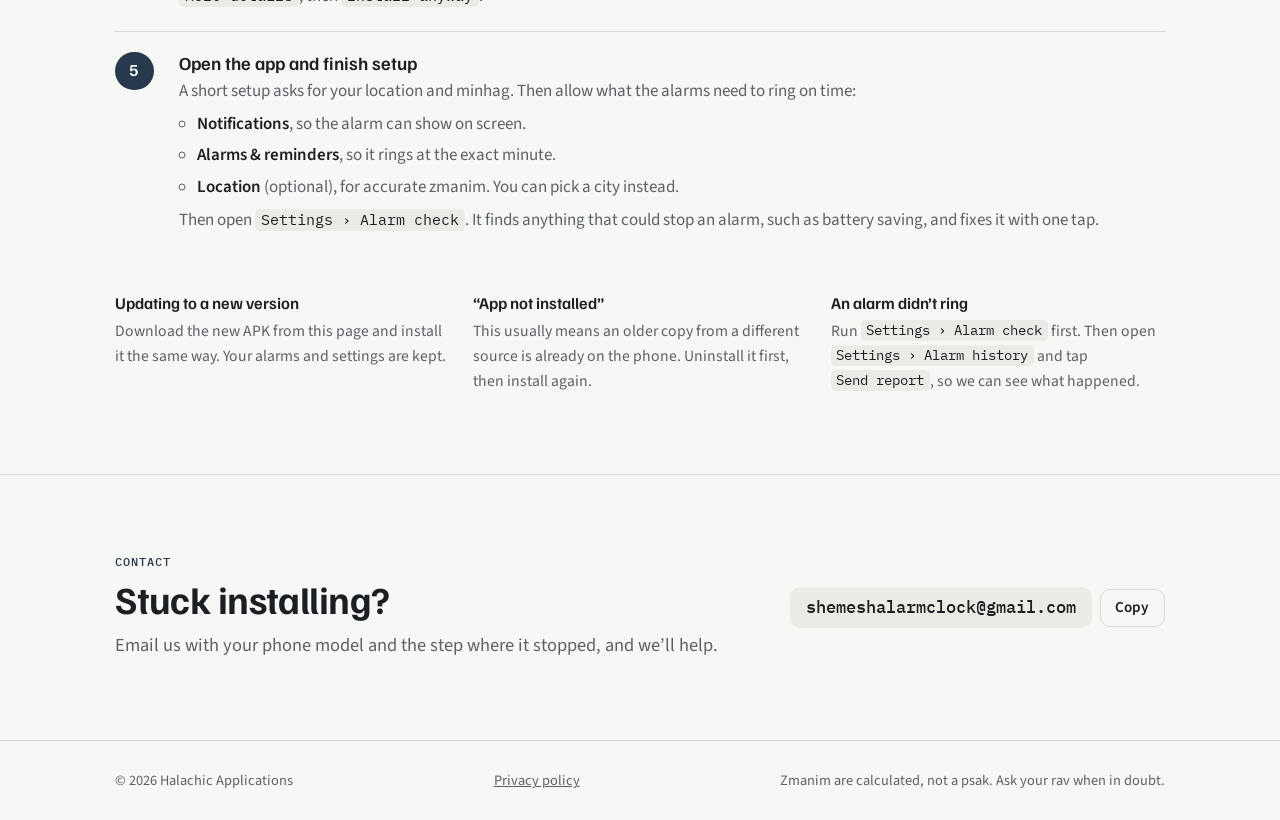
<file: shemesh/apk/index.html>
<!doctype html>
<html lang="en">
<head>
<meta charset="utf-8">
<meta name="viewport" content="width=device-width, initial-scale=1, viewport-fit=cover">
<title>Shemesh APK · Halachic Applications</title>
<meta name="robots" content="noindex, nofollow">
<meta name="description" content="Download the beta of Shemesh, the zmanim alarm clock for Android, and install it in about two minutes, step by step.">
<link rel="icon" href="../../img/logos/shemesh.svg" type="image/svg+xml">
<link rel="apple-touch-icon" href="../../img/shemesh-touch-icon.png">
<link rel="preconnect" href="https://fonts.googleapis.com">
<link rel="preconnect" href="https://fonts.gstatic.com" crossorigin>
<link rel="stylesheet" href="https://fonts.googleapis.com/css2?family=Familjen+Grotesk:wght@500;600;700&family=Source+Sans+3:ital,wght@0,400;0,600;1,400&family=IBM+Plex+Mono:wght@400;500&family=Frank+Ruhl+Libre:wght@500&display=swap">
<link rel="stylesheet" href="../../css/site.css">
</head>
<body>

<header class="site-header">
  <div class="wrap">
    <a class="brand" href="../../" aria-label="Halachic Applications home">
      <img class="brand-mark" src="../../img/logos/halachic-applications.svg" alt="" width="30" height="30">
      Halachic Applications
    </a>
    <button class="menu-btn" type="button" id="menu-btn" aria-expanded="false" aria-controls="nav" aria-label="Menu">
      <svg class="i-menu" viewBox="0 0 24 24" fill="none" stroke="currentColor" stroke-width="2" stroke-linecap="round" aria-hidden="true"><path d="M4 7h16"/><path d="M4 12h16"/><path d="M4 17h16"/></svg>
      <svg class="i-close" viewBox="0 0 24 24" fill="none" stroke="currentColor" stroke-width="2" stroke-linecap="round" aria-hidden="true"><path d="M6 6l12 12"/><path d="M18 6 6 18"/></svg>
    </button>
    <nav class="nav" id="nav" aria-label="Main">
      <a href="../">Shemesh</a>
      <a href="../../shabbos-list/">Shabbos List</a>
      <a href="#contact">Contact</a>
      <a class="nav-cta" href="../download/">Download</a>
    </nav>
  </div>
</header>

<main id="top">
  <div class="wrap hero" style="padding-bottom:0">
    <a class="crumb" href="../">
      <svg viewBox="0 0 24 24" fill="none" stroke="currentColor" stroke-width="2" stroke-linecap="round" stroke-linejoin="round" aria-hidden="true"><path d="m15 18-6-6 6-6"/></svg>
      Shemesh – Zmanim Alarm Clock
    </a>
    <h1>Download Shemesh (APK)</h1>
    <p class="lede">Install the beta straight from this page in about two minutes, without Google Play. For automatic updates, the <a href="../download/">Google Play beta</a> is easier.</p>
  </div>

  <section style="padding-top:2rem">
    <div class="wrap">
      <div class="platform-note" id="platform-note">
        <p><strong>Open this page on your Android phone.</strong> The app installs on Android only. Copy this link and send it to your phone:</p>
        <div class="row">
          <code id="page-link">halachicapplications.com/shemesh/apk/</code>
          <button class="copy" type="button" data-copy="page-link">Copy link</button>
        </div>
      </div>

      <div class="download">
        <div style="display:grid;gap:1rem;min-width:0">
          <div class="app-id">
            <img class="app-icon" src="../../img/logos/shemesh.svg" alt="" width="56" height="56">
            <div>
              <h2 style="font-size:1.4rem">Shemesh – Zmanim Alarm Clock</h2>
              <div class="chips"><span class="chip live">Beta · version 1.6.0</span></div>
            </div>
          </div>
          <div class="actions">
            <a class="btn btn-primary" href="../../downloads/shemesh-1.6.0.apk" download>
              <svg viewBox="0 0 24 24" fill="none" stroke="currentColor" stroke-width="2" stroke-linecap="round" stroke-linejoin="round" aria-hidden="true"><path d="M12 3v12"/><path d="m7 10 5 5 5-5"/><path d="M5 21h14"/></svg>
              Download APK (11.1 MB)
            </a>
          </div>
          <p class="note">This is the same app as the Google Play beta. APK installs don’t update themselves: to update, download the new APK from this page.</p>
        </div>
        <div style="display:grid;gap:1.25rem;min-width:0">
          <dl class="download-meta">
            <dt>Version</dt><dd>1.6.0 (beta)</dd>
            <dt>Released</dt><dd>October 19, 2026</dd>
            <dt>Requires</dt><dd>Android 5.0 or newer</dd>
            <dt>File</dt><dd>shemesh-1.6.0.apk</dd>
            <dt>Size</dt><dd>11.1 MB</dd>
          </dl>
          <p class="note">This is a beta. Please check important alarms against your own luach while you try it, and tell us about anything that looks wrong.</p>
          <p class="note"><strong>Moving phones?</strong> <span class="ui">Settings › Backup &amp; transfer</span> saves your alarms, dates and settings to a file. To switch from this APK to the Google Play version: make a backup, install the Play version, then use <span class="ui">Settings › Backup &amp; transfer</span> in the new app to import the file. Once everything is there, you can delete the old app if you want.</p>
        </div>
      </div>

      <div class="section-head" style="margin-top:3.5rem;margin-bottom:0">
        <span class="eyebrow">How to install</span>
        <h2>Install on your Android phone</h2>
        <p class="lede">Button names vary a little between phone makers and Android versions.</p>
      </div>

      <ol class="steps">
        <li class="step"><div>
          <h3>Download the file</h3>
          <p>Tap <strong>Download APK</strong> above. If the browser warns that “this type of file can harm your device,” tap <span class="ui">Download anyway</span>.</p>
        </div></li>
        <li class="step"><div>
          <h3>Open it</h3>
          <p>When the download finishes, tap <span class="ui">Open</span> in the notification or at the bottom of the browser. You can also find it later in the <strong>Files</strong> app under <strong>Downloads</strong>.</p>
        </div></li>
        <li class="step"><div>
          <h3>Allow installs from your browser</h3>
          <p>Android asks for permission the first time you install an app from outside the Play Store. Tap <span class="ui">Settings</span>, turn on <span class="ui">Allow from this source</span>, then press back.</p>
          <p style="margin-top:.4rem">You only need to do this once. You can turn it off again after installing.</p>
        </div></li>
        <li class="step"><div>
          <h3>Install</h3>
          <p>Tap <span class="ui">Install</span>. Google Play Protect may say it doesn’t recognize the developer. That is expected for apps not yet on the Play Store: tap <span class="ui">More details</span>, then <span class="ui">Install anyway</span>.</p>
        </div></li>
        <li class="step"><div>
          <h3>Open the app and finish setup</h3>
          <p>A short setup asks for your location and minhag. Then allow what the alarms need to ring on time:</p>
          <ul>
            <li><strong>Notifications</strong>, so the alarm can show on screen.</li>
            <li><strong>Alarms &amp; reminders</strong>, so it rings at the exact minute.</li>
            <li><strong>Location</strong> (optional), for accurate zmanim. You can pick a city instead.</li>
          </ul>
          <p style="margin-top:.4rem">Then open <span class="ui">Settings › Alarm check</span>. It finds anything that could stop an alarm, such as battery saving, and fixes it with one tap.</p>
        </div></li>
      </ol>

      <div class="help" style="margin-top:2.5rem">
        <div>
          <h3>Updating to a new version</h3>
          <p>Download the new APK from this page and install it the same way. Your alarms and settings are kept.</p>
        </div>
        <div>
          <h3>“App not installed”</h3>
          <p>This usually means an older copy from a different source is already on the phone. Uninstall it first, then install again.</p>
        </div>
        <div>
          <h3>An alarm didn’t ring</h3>
          <p>Run <span class="ui">Settings › Alarm check</span> first. Then open <span class="ui">Settings › Alarm history</span> and tap <span class="ui">Send report</span>, so we can see what happened.</p>
        </div>
      </div>
    </div>
  </section>

  <hr class="rule">

  <section id="contact">
    <div class="wrap contact">
      <div>
        <span class="eyebrow">Contact</span>
        <h2>Stuck installing?</h2>
        <p class="lede">Email us with your phone model and the step where it stopped, and we’ll help.</p>
      </div>
      <div class="email-row">
        <a class="email" href="mailto:shemeshalarmclock@gmail.com" id="email">shemeshalarmclock@gmail.com</a>
        <button class="copy" type="button" data-copy="email">Copy</button>
      </div>
    </div>
  </section>
</main>

<footer>
  <div class="wrap">
    <span>© 2026 Halachic Applications</span>
    <a href="../privacy/">Privacy policy</a>
    <span>Zmanim are calculated, not a psak. Ask your rav when in doubt.</span>
  </div>
</footer>

<script src="../../js/site.js"></script>
</body>
</html>
</file>
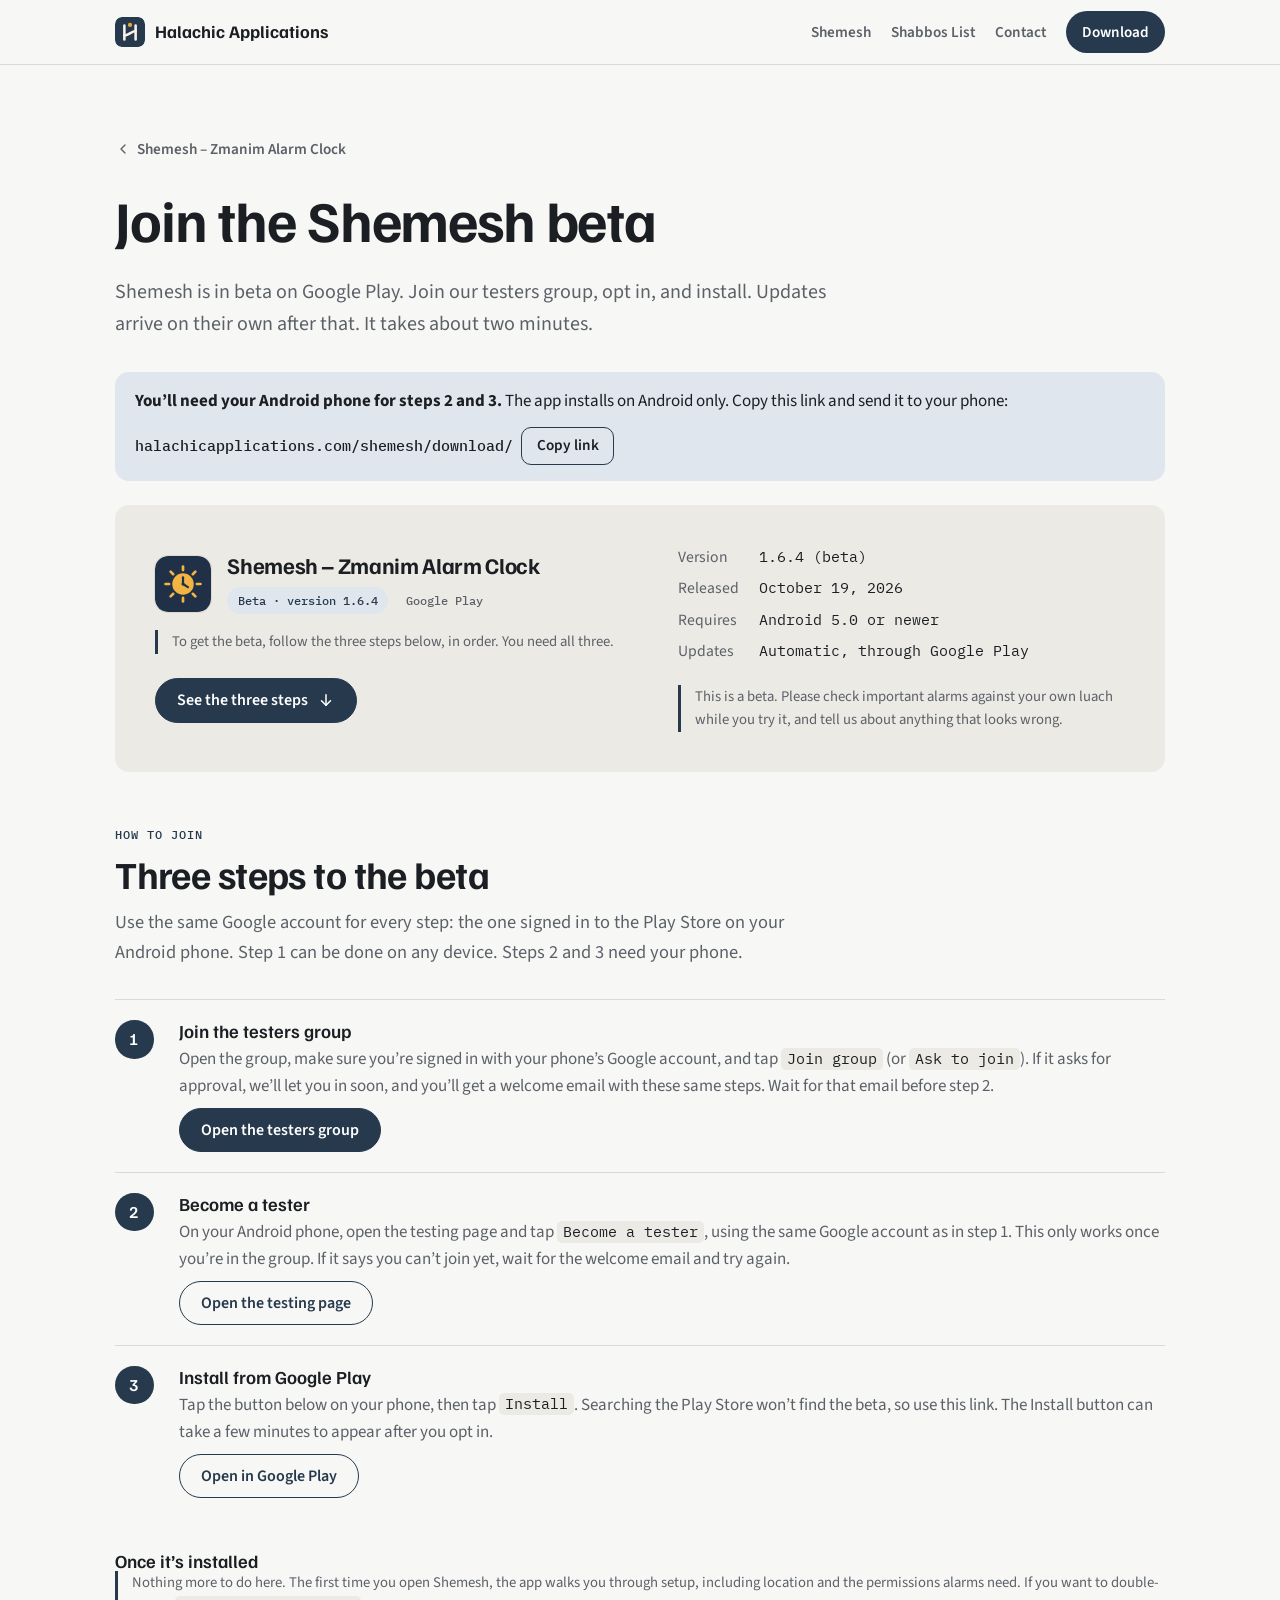
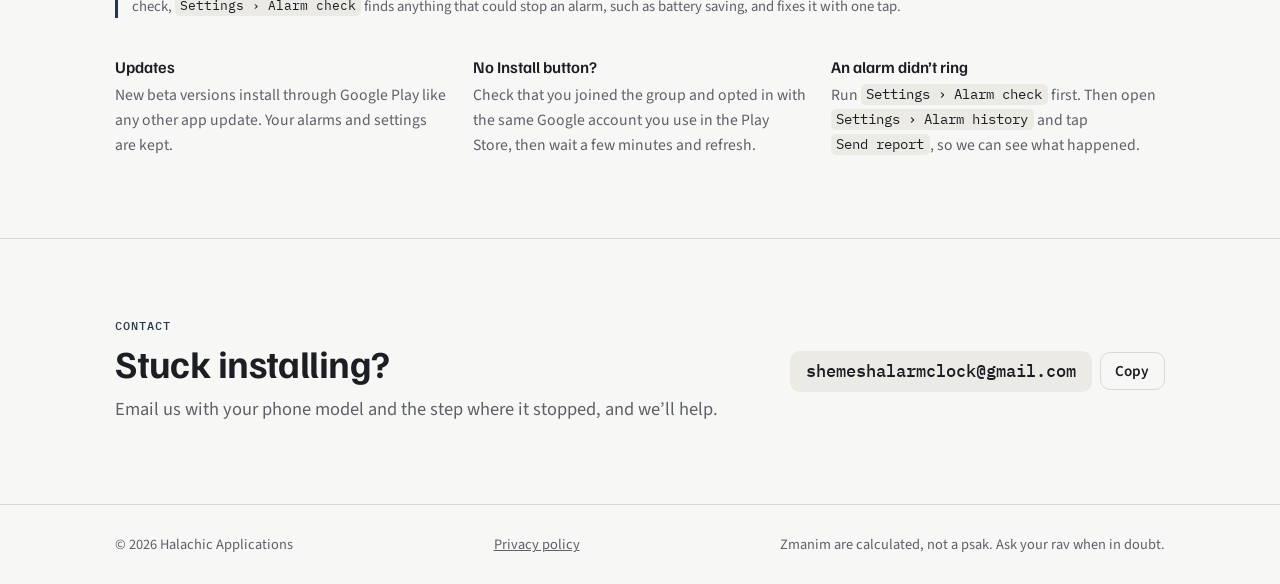
<file: shemesh/download/index.html>
<!doctype html>
<html lang="en">
<head>
<meta charset="utf-8">
<meta name="viewport" content="width=device-width, initial-scale=1, viewport-fit=cover">
<title>Join the Shemesh beta · Halachic Applications</title>
<meta name="description" content="Join the Shemesh beta on Google Play, the zmanim alarm clock for Android, in about two minutes, step by step.">
<link rel="icon" href="../../img/logos/shemesh.svg" type="image/svg+xml">
<link rel="apple-touch-icon" href="../../img/shemesh-touch-icon.png">
<link rel="preconnect" href="https://fonts.googleapis.com">
<link rel="preconnect" href="https://fonts.gstatic.com" crossorigin>
<link rel="stylesheet" href="https://fonts.googleapis.com/css2?family=Familjen+Grotesk:wght@500;600;700&family=Source+Sans+3:ital,wght@0,400;0,600;1,400&family=IBM+Plex+Mono:wght@400;500&family=Frank+Ruhl+Libre:wght@500&display=swap">
<link rel="stylesheet" href="../../css/site.css">
</head>
<body>

<header class="site-header">
  <div class="wrap">
    <a class="brand" href="../../" aria-label="Halachic Applications home">
      <img class="brand-mark" src="../../img/logos/halachic-applications.svg" alt="" width="30" height="30">
      Halachic Applications
    </a>
    <button class="menu-btn" type="button" id="menu-btn" aria-expanded="false" aria-controls="nav" aria-label="Menu">
      <svg class="i-menu" viewBox="0 0 24 24" fill="none" stroke="currentColor" stroke-width="2" stroke-linecap="round" aria-hidden="true"><path d="M4 7h16"/><path d="M4 12h16"/><path d="M4 17h16"/></svg>
      <svg class="i-close" viewBox="0 0 24 24" fill="none" stroke="currentColor" stroke-width="2" stroke-linecap="round" aria-hidden="true"><path d="M6 6l12 12"/><path d="M18 6 6 18"/></svg>
    </button>
    <nav class="nav" id="nav" aria-label="Main">
      <a href="../">Shemesh</a>
      <a href="../../shabbos-list/">Shabbos List</a>
      <a href="#contact">Contact</a>
      <a class="nav-cta" href="./" aria-current="page">Download</a>
    </nav>
  </div>
</header>

<main id="top">
  <div class="wrap hero" style="padding-bottom:0">
    <a class="crumb" href="../">
      <svg viewBox="0 0 24 24" fill="none" stroke="currentColor" stroke-width="2" stroke-linecap="round" stroke-linejoin="round" aria-hidden="true"><path d="m15 18-6-6 6-6"/></svg>
      Shemesh – Zmanim Alarm Clock
    </a>
    <h1>Join the Shemesh beta</h1>
    <p class="lede">Shemesh is in beta on Google Play. Join our testers group, opt in, and install. Updates arrive on their own after that. It takes about two minutes.</p>
  </div>

  <section style="padding-top:2rem">
    <div class="wrap">
      <div class="platform-note" id="platform-note">
        <p><strong>You’ll need your Android phone for steps 2 and 3.</strong> The app installs on Android only. Copy this link and send it to your phone:</p>
        <div class="row">
          <code id="page-link">halachicapplications.com/shemesh/download/</code>
          <button class="copy" type="button" data-copy="page-link">Copy link</button>
        </div>
      </div>

      <div class="download">
        <div style="display:grid;gap:1rem;min-width:0">
          <div class="app-id">
            <img class="app-icon" src="../../img/logos/shemesh.svg" alt="" width="56" height="56">
            <div>
              <h2 style="font-size:1.4rem">Shemesh – Zmanim Alarm Clock</h2>
              <div class="chips"><span class="chip live">Beta · version 1.6.4</span><span class="chip">Google Play</span></div>
            </div>
          </div>
          <p class="note">To get the beta, follow the three steps below, in order. You need all three.</p>
          <div class="actions">
            <a class="btn btn-primary" href="#how-to-join">
              See the three steps
              <svg viewBox="0 0 24 24" fill="none" stroke="currentColor" stroke-width="2" stroke-linecap="round" stroke-linejoin="round" aria-hidden="true"><path d="M12 5v14"/><path d="m6 13 6 6 6-6"/></svg>
            </a>
          </div>
        </div>
        <div style="display:grid;gap:1.25rem;min-width:0">
          <dl class="download-meta">
            <dt>Version</dt><dd>1.6.4 (beta)</dd>
            <dt>Released</dt><dd>October 19, 2026</dd>
            <dt>Requires</dt><dd>Android 5.0 or newer</dd>
            <dt>Updates</dt><dd>Automatic, through Google Play</dd>
          </dl>
          <p class="note">This is a beta. Please check important alarms against your own luach while you try it, and tell us about anything that looks wrong.</p>
        </div>
      </div>

      <div class="section-head" id="how-to-join" style="margin-top:3.5rem;margin-bottom:0">
        <span class="eyebrow">How to join</span>
        <h2>Three steps to the beta</h2>
        <p class="lede">Use the same Google account for every step: the one signed in to the Play Store on your Android phone. Step 1 can be done on any device. Steps 2 and 3 need your phone.</p>
      </div>

      <ol class="steps">
        <li class="step"><div>
          <h3>Join the testers group</h3>
          <p>Open the group, make sure you’re signed in with your phone’s Google account, and tap <span class="ui">Join group</span> (or <span class="ui">Ask to join</span>). If it asks for approval, we’ll let you in soon, and you’ll get a welcome email with these same steps. Wait for that email before step 2.</p>
          <div class="actions">
            <a class="btn btn-primary" href="https://groups.google.com/g/shemesh-early-testers">Open the testers group</a>
          </div>
        </div></li>
        <li class="step"><div>
          <h3>Become a tester</h3>
          <p>On your Android phone, open the testing page and tap <span class="ui">Become a tester</span>, using the same Google account as in step 1. This only works once you’re in the group. If it says you can’t join yet, wait for the welcome email and try again.</p>
          <div class="actions">
            <a class="btn btn-ghost" href="https://play.google.com/apps/testing/com.halachicapplications.shemesh">Open the testing page</a>
          </div>
        </div></li>
        <li class="step"><div>
          <h3>Install from Google Play</h3>
          <p>Tap the button below on your phone, then tap <span class="ui">Install</span>. Searching the Play Store won’t find the beta, so use this link. The Install button can take a few minutes to appear after you opt in.</p>
          <div class="actions">
            <a class="btn btn-ghost" href="https://play.google.com/store/apps/details?id=com.halachicapplications.shemesh">Open in Google Play</a>
          </div>
        </div></li>
      </ol>

      <div style="margin-top:2rem">
        <h3>Once it’s installed</h3>
        <p class="note">Nothing more to do here. The first time you open Shemesh, the app walks you through setup, including location and the permissions alarms need. If you want to double-check, <span class="ui">Settings › Alarm check</span> finds anything that could stop an alarm, such as battery saving, and fixes it with one tap.</p>
      </div>

      <div class="help" style="margin-top:2.5rem">
        <div>
          <h3>Updates</h3>
          <p>New beta versions install through Google Play like any other app update. Your alarms and settings are kept.</p>
        </div>
        <div>
          <h3>No Install button?</h3>
          <p>Check that you joined the group and opted in with the same Google account you use in the Play Store, then wait a few minutes and refresh.</p>
        </div>
        <div>
          <h3>An alarm didn’t ring</h3>
          <p>Run <span class="ui">Settings › Alarm check</span> first. Then open <span class="ui">Settings › Alarm history</span> and tap <span class="ui">Send report</span>, so we can see what happened.</p>
        </div>
      </div>
    </div>
  </section>

  <hr class="rule">

  <section id="contact">
    <div class="wrap contact">
      <div>
        <span class="eyebrow">Contact</span>
        <h2>Stuck installing?</h2>
        <p class="lede">Email us with your phone model and the step where it stopped, and we’ll help.</p>
      </div>
      <div class="email-row">
        <a class="email" href="mailto:shemeshalarmclock@gmail.com" id="email">shemeshalarmclock@gmail.com</a>
        <button class="copy" type="button" data-copy="email">Copy</button>
      </div>
    </div>
  </section>
</main>

<footer>
  <div class="wrap">
    <span>© 2026 Halachic Applications</span>
    <a href="../privacy/">Privacy policy</a>
    <span>Zmanim are calculated, not a psak. Ask your rav when in doubt.</span>
  </div>
</footer>

<script src="../../js/site.js"></script>
</body>
</html>
</file>
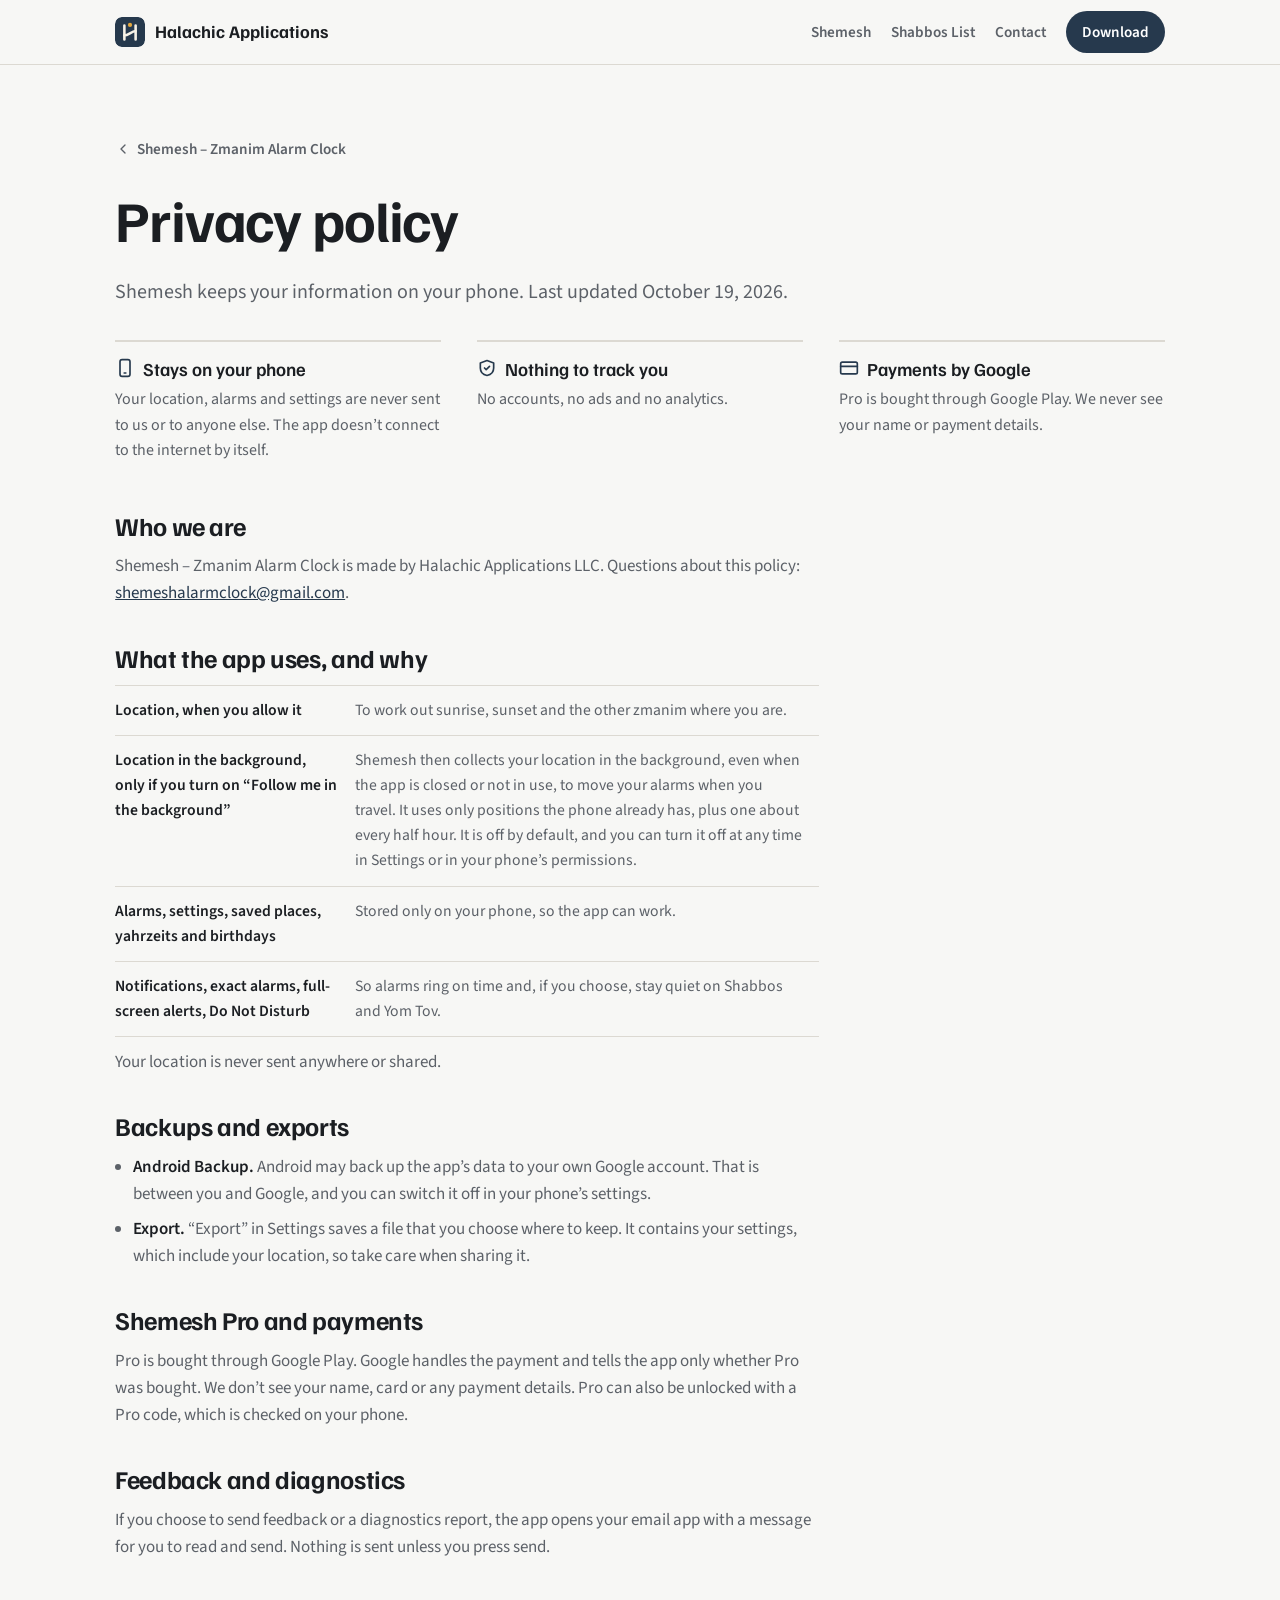
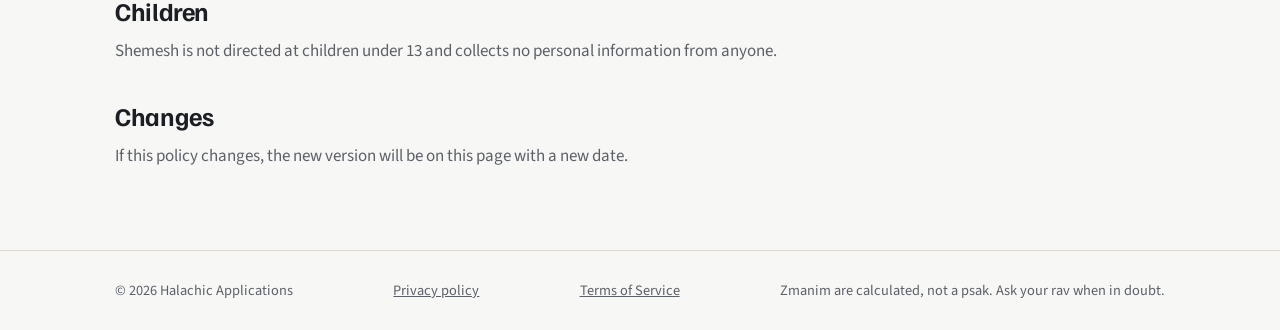
<file: shemesh/privacy/index.html>
<!doctype html>
<html lang="en">
<head>
<meta charset="utf-8">
<meta name="viewport" content="width=device-width, initial-scale=1, viewport-fit=cover">
<title>Privacy policy · Shemesh · Halachic Applications</title>
<meta name="description" content="Shemesh keeps everything on your phone. What the app uses, and what it never does.">
<link rel="icon" href="../../img/logos/shemesh.svg" type="image/svg+xml">
<link rel="apple-touch-icon" href="../../img/shemesh-touch-icon.png">
<link rel="preconnect" href="https://fonts.googleapis.com">
<link rel="preconnect" href="https://fonts.gstatic.com" crossorigin>
<link rel="stylesheet" href="https://fonts.googleapis.com/css2?family=Familjen+Grotesk:wght@500;600;700&family=Source+Sans+3:ital,wght@0,400;0,600;1,400&family=IBM+Plex+Mono:wght@400;500&family=Frank+Ruhl+Libre:wght@500&display=swap">
<link rel="stylesheet" href="../../css/site.css">
</head>
<body>

<header class="site-header">
  <div class="wrap">
    <a class="brand" href="../../" aria-label="Halachic Applications home">
      <img class="brand-mark" src="../../img/logos/halachic-applications.svg" alt="" width="30" height="30">
      Halachic Applications
    </a>
    <button class="menu-btn" type="button" id="menu-btn" aria-expanded="false" aria-controls="nav" aria-label="Menu">
      <svg class="i-menu" viewBox="0 0 24 24" fill="none" stroke="currentColor" stroke-width="2" stroke-linecap="round" aria-hidden="true"><path d="M4 7h16"/><path d="M4 12h16"/><path d="M4 17h16"/></svg>
      <svg class="i-close" viewBox="0 0 24 24" fill="none" stroke="currentColor" stroke-width="2" stroke-linecap="round" aria-hidden="true"><path d="M6 6l12 12"/><path d="M18 6 6 18"/></svg>
    </button>
    <nav class="nav" id="nav" aria-label="Main">
      <a href="../">Shemesh</a>
      <a href="../../shabbos-list/">Shabbos List</a>
      <a href="#contact">Contact</a>
      <a class="nav-cta" href="../download/">Download</a>
    </nav>
  </div>
</header>

<main id="top">
  <style>
    .policy { max-width: 44rem; display: grid; gap: 2.25rem; }
    .policy section { padding: 0; display: grid; gap: 0.75rem; }
    .policy h2 { font-size: clamp(1.3rem, 2.4vw, 1.6rem); }
    .policy p, .policy li { color: var(--muted); }
    .policy li strong { color: var(--ink); font-weight: 600; }
    .policy ul { margin: 0; padding-left: 1.1rem; display: grid; gap: 0.5rem; }
    .policy a { color: var(--primary); }
    .uses { width: 100%; border-collapse: collapse; font-size: 0.98rem; }
    .uses th, .uses td { text-align: left; vertical-align: top; padding: 0.75rem 1rem 0.75rem 0; border-top: 1px solid var(--line); }
    .uses th { font-weight: 600; color: var(--ink); width: 34%; }
    .uses td { color: var(--muted); }
    .uses tr:last-child th, .uses tr:last-child td { border-bottom: 1px solid var(--line); }
    @media (max-width: 40rem) { .uses th, .uses td { display: block; width: auto; padding: 0.15rem 0; border: 0; } .uses tr { display: block; padding: 0.75rem 0; border-top: 1px solid var(--line); } .uses tr:last-child { border-bottom: 1px solid var(--line); } }
  </style>

  <div class="wrap hero" style="padding-bottom:0">
    <a class="crumb" href="../">
      <svg viewBox="0 0 24 24" fill="none" stroke="currentColor" stroke-width="2" stroke-linecap="round" stroke-linejoin="round" aria-hidden="true"><path d="m15 18-6-6 6-6"/></svg>
      Shemesh – Zmanim Alarm Clock
    </a>
    <h1>Privacy policy</h1>
    <p class="lede">Shemesh keeps your information on your phone. Last updated October 19, 2026.</p>
  </div>

  <section style="padding-top:2rem;padding-bottom:1rem">
    <div class="wrap">
      <div class="features">
        <div class="feature">
          <h3><svg viewBox="0 0 24 24" fill="none" stroke="currentColor" stroke-width="2" stroke-linecap="round" stroke-linejoin="round" aria-hidden="true"><rect x="6" y="2" width="12" height="20" rx="2.5"/><path d="M11 18h2"/></svg>Stays on your phone</h3>
          <p>Your location, alarms and settings are never sent to us or to anyone else. The app doesn’t connect to the internet by itself.</p>
        </div>
        <div class="feature">
          <h3><svg viewBox="0 0 24 24" fill="none" stroke="currentColor" stroke-width="2" stroke-linecap="round" stroke-linejoin="round" aria-hidden="true"><path d="M12 3l8 3v6c0 4.5-3.2 8-8 9-4.8-1-8-4.5-8-9V6z"/><path d="M9 12l2 2 4-4"/></svg>Nothing to track you</h3>
          <p>No accounts, no ads and no analytics.</p>
        </div>
        <div class="feature">
          <h3><svg viewBox="0 0 24 24" fill="none" stroke="currentColor" stroke-width="2" stroke-linecap="round" stroke-linejoin="round" aria-hidden="true"><rect x="2" y="5" width="20" height="14" rx="2"/><path d="M2 10h20"/></svg>Payments by Google</h3>
          <p>Pro is bought through Google Play. We never see your name or payment details.</p>
        </div>
      </div>
    </div>
  </section>

  <section style="padding-top:2rem">
    <div class="wrap"><div class="policy">

      <section>
        <h2>Who we are</h2>
        <p>Shemesh – Zmanim Alarm Clock is made by Halachic Applications LLC. Questions about this policy: <a href="mailto:shemeshalarmclock@gmail.com">shemeshalarmclock@gmail.com</a>.</p>
      </section>

      <section>
        <h2>What the app uses, and why</h2>
        <table class="uses">
          <tr><th>Location, when you allow it</th><td>To work out sunrise, sunset and the other zmanim where you are.</td></tr>
          <tr><th>Location in the background, only if you turn on “Follow me in the background”</th><td>Shemesh then collects your location in the background, even when the app is closed or not in use, to move your alarms when you travel. It uses only positions the phone already has, plus one about every half hour. It is off by default, and you can turn it off at any time in Settings or in your phone’s permissions.</td></tr>
          <tr><th>Alarms, settings, saved places, yahrzeits and birthdays</th><td>Stored only on your phone, so the app can work.</td></tr>
          <tr><th>Notifications, exact alarms, full-screen alerts, Do Not Disturb</th><td>So alarms ring on time and, if you choose, stay quiet on Shabbos and Yom Tov.</td></tr>
        </table>
        <p>Your location is never sent anywhere or shared.</p>
      </section>

      <section>
        <h2>Backups and exports</h2>
        <ul>
          <li><strong>Android Backup.</strong> Android may back up the app’s data to your own Google account. That is between you and Google, and you can switch it off in your phone’s settings.</li>
          <li><strong>Export.</strong> “Export” in Settings saves a file that you choose where to keep. It contains your settings, which include your location, so take care when sharing it.</li>
        </ul>
      </section>

      <section>
        <h2>Shemesh Pro and payments</h2>
        <p>Pro is bought through Google Play. Google handles the payment and tells the app only whether Pro was bought. We don’t see your name, card or any payment details. Pro can also be unlocked with a Pro code, which is checked on your phone.</p>
      </section>

      <section>
        <h2>Feedback and diagnostics</h2>
        <p>If you choose to send feedback or a diagnostics report, the app opens your email app with a message for you to read and send. Nothing is sent unless you press send.</p>
      </section>

      <section>
        <h2>Children</h2>
        <p>Shemesh is not directed at children under 13 and collects no personal information from anyone.</p>
      </section>

      <section>
        <h2>Changes</h2>
        <p>If this policy changes, the new version will be on this page with a new date.</p>
      </section>

    </div></div>
  </section>
</main>

<footer>
  <div class="wrap">
    <span>© 2026 Halachic Applications</span>
    <a href="./">Privacy policy</a>
    <a href="../terms/">Terms of Service</a>
    <span>Zmanim are calculated, not a psak. Ask your rav when in doubt.</span>
  </div>
</footer>

<script src="../../js/site.js"></script>
</body>
</html>
</file>
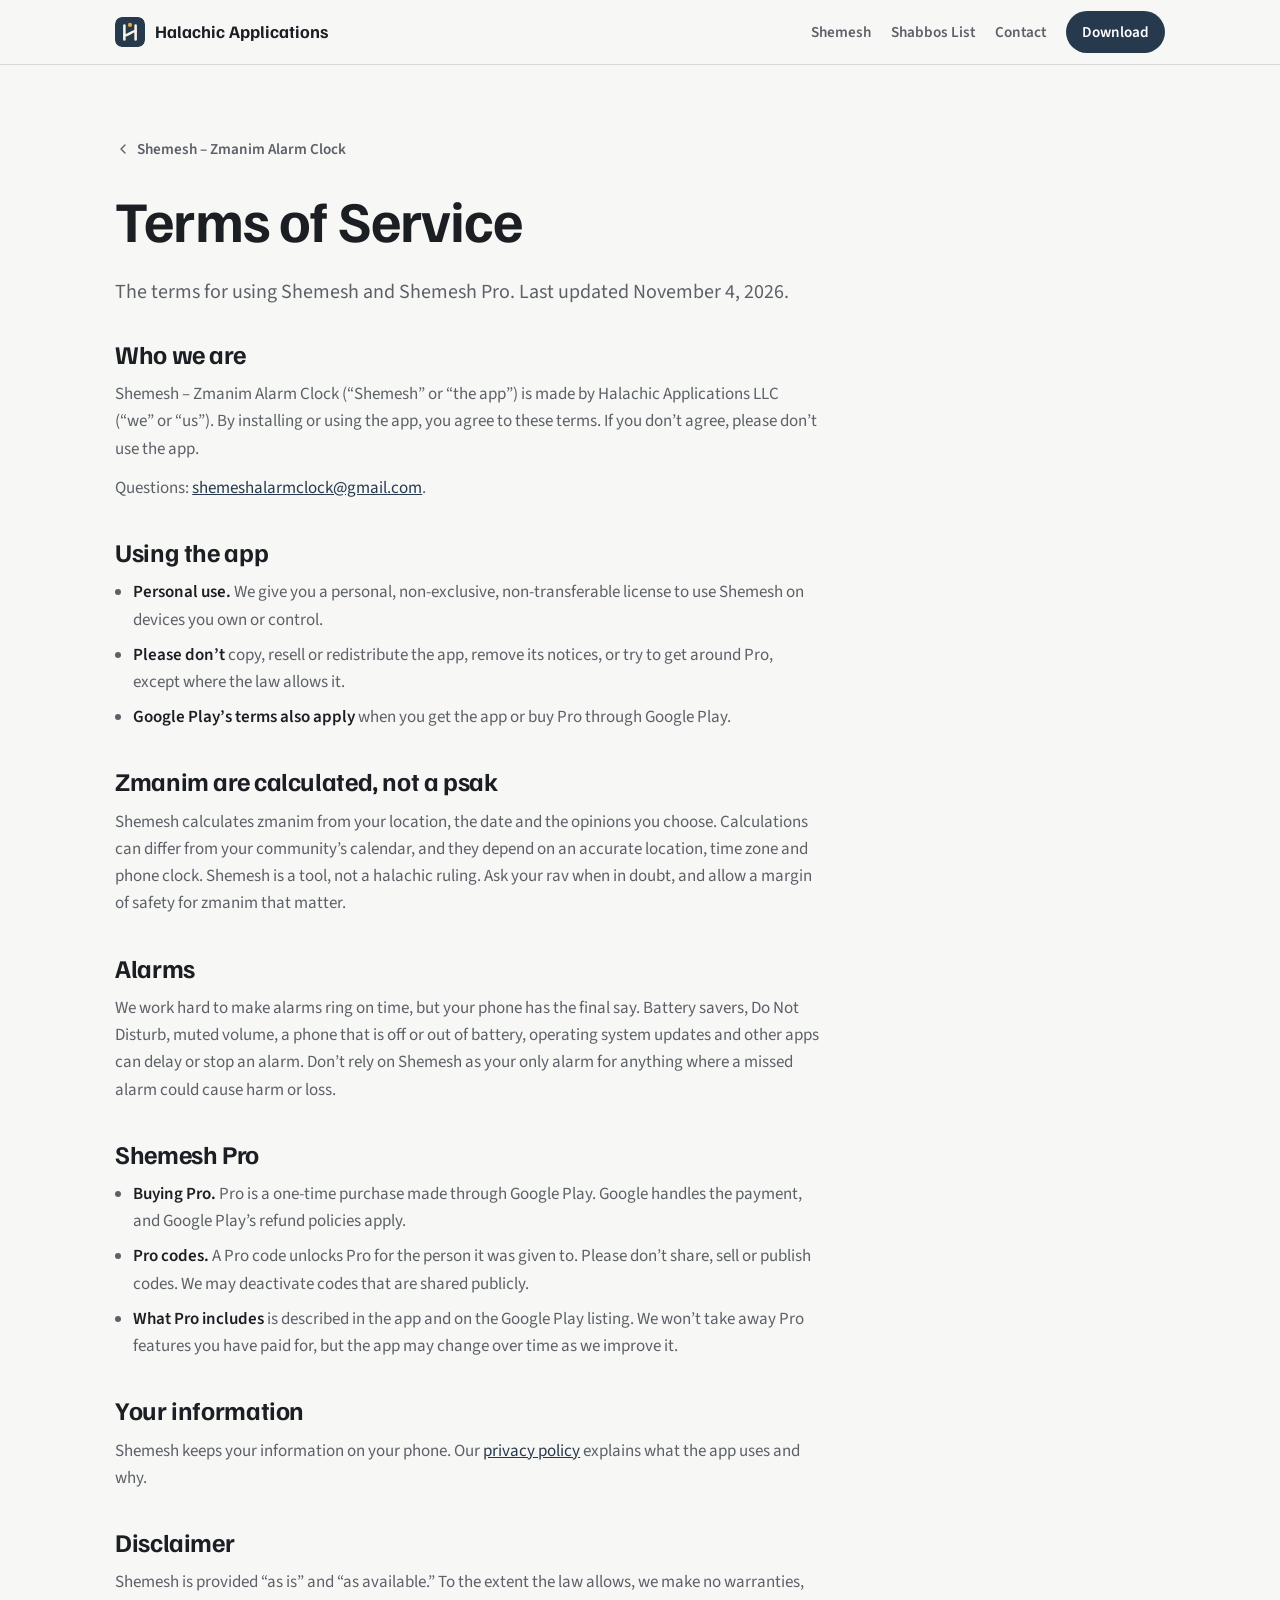
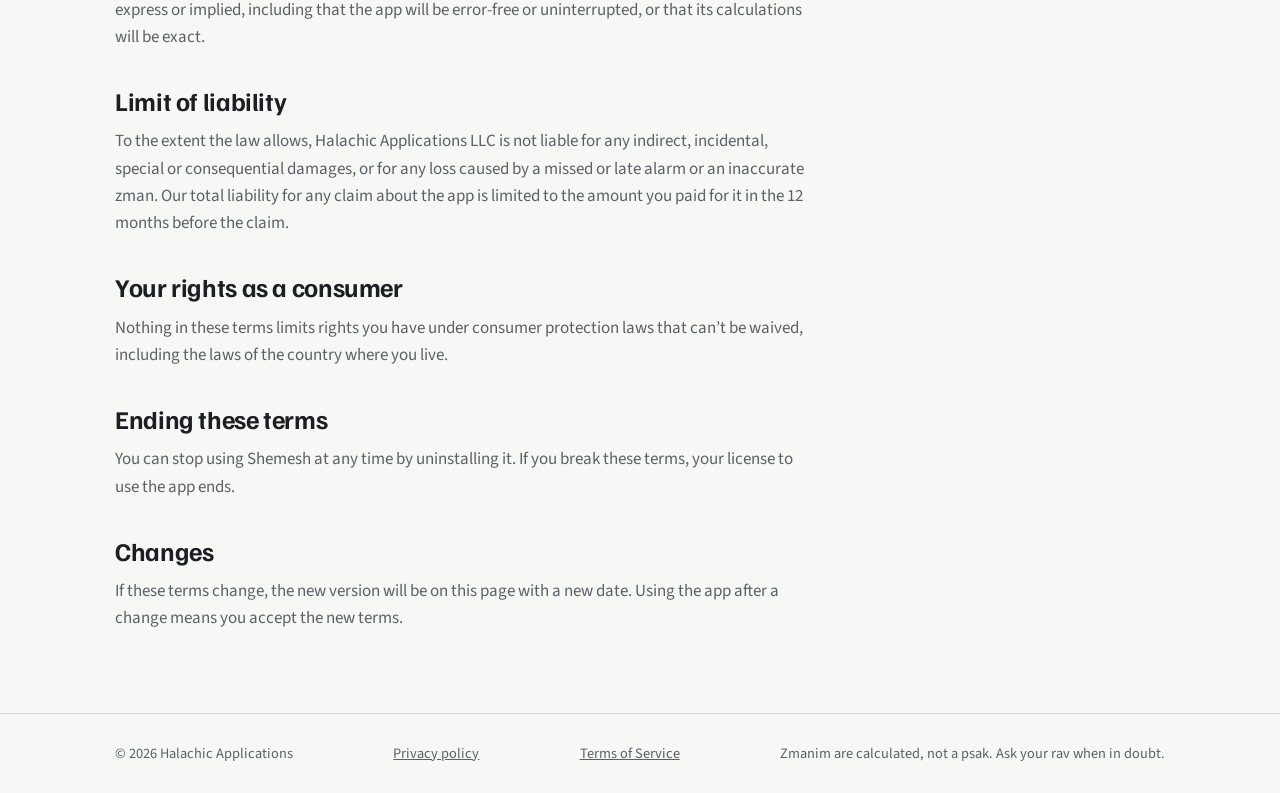
<file: shemesh/terms/index.html>
<!doctype html>
<html lang="en">
<head>
<meta charset="utf-8">
<meta name="viewport" content="width=device-width, initial-scale=1, viewport-fit=cover">
<title>Terms of Service · Shemesh · Halachic Applications</title>
<meta name="description" content="The terms for using Shemesh – Zmanim Alarm Clock and Shemesh Pro.">
<link rel="icon" href="../../img/logos/shemesh.svg" type="image/svg+xml">
<link rel="apple-touch-icon" href="../../img/shemesh-touch-icon.png">
<link rel="preconnect" href="https://fonts.googleapis.com">
<link rel="preconnect" href="https://fonts.gstatic.com" crossorigin>
<link rel="stylesheet" href="https://fonts.googleapis.com/css2?family=Familjen+Grotesk:wght@500;600;700&family=Source+Sans+3:ital,wght@0,400;0,600;1,400&family=IBM+Plex+Mono:wght@400;500&family=Frank+Ruhl+Libre:wght@500&display=swap">
<link rel="stylesheet" href="../../css/site.css">
</head>
<body>

<header class="site-header">
  <div class="wrap">
    <a class="brand" href="../../" aria-label="Halachic Applications home">
      <img class="brand-mark" src="../../img/logos/halachic-applications.svg" alt="" width="30" height="30">
      Halachic Applications
    </a>
    <button class="menu-btn" type="button" id="menu-btn" aria-expanded="false" aria-controls="nav" aria-label="Menu">
      <svg class="i-menu" viewBox="0 0 24 24" fill="none" stroke="currentColor" stroke-width="2" stroke-linecap="round" aria-hidden="true"><path d="M4 7h16"/><path d="M4 12h16"/><path d="M4 17h16"/></svg>
      <svg class="i-close" viewBox="0 0 24 24" fill="none" stroke="currentColor" stroke-width="2" stroke-linecap="round" aria-hidden="true"><path d="M6 6l12 12"/><path d="M18 6 6 18"/></svg>
    </button>
    <nav class="nav" id="nav" aria-label="Main">
      <a href="../">Shemesh</a>
      <a href="../../shabbos-list/">Shabbos List</a>
      <a href="#contact">Contact</a>
      <a class="nav-cta" href="../download/">Download</a>
    </nav>
  </div>
</header>

<main id="top">
  <style>
    .policy { max-width: 44rem; display: grid; gap: 2.25rem; }
    .policy section { padding: 0; display: grid; gap: 0.75rem; }
    .policy h2 { font-size: clamp(1.3rem, 2.4vw, 1.6rem); }
    .policy p, .policy li { color: var(--muted); }
    .policy li strong { color: var(--ink); font-weight: 600; }
    .policy ul { margin: 0; padding-left: 1.1rem; display: grid; gap: 0.5rem; }
    .policy a { color: var(--primary); }
  </style>

  <div class="wrap hero" style="padding-bottom:0">
    <a class="crumb" href="../">
      <svg viewBox="0 0 24 24" fill="none" stroke="currentColor" stroke-width="2" stroke-linecap="round" stroke-linejoin="round" aria-hidden="true"><path d="m15 18-6-6 6-6"/></svg>
      Shemesh – Zmanim Alarm Clock
    </a>
    <h1>Terms of Service</h1>
    <p class="lede">The terms for using Shemesh and Shemesh Pro. Last updated November 4, 2026.</p>
  </div>

  <section style="padding-top:2rem">
    <div class="wrap"><div class="policy">

      <section>
        <h2>Who we are</h2>
        <p>Shemesh – Zmanim Alarm Clock (“Shemesh” or “the app”) is made by Halachic Applications LLC (“we” or “us”). By installing or using the app, you agree to these terms. If you don’t agree, please don’t use the app.</p>
        <p>Questions: <a href="mailto:shemeshalarmclock@gmail.com">shemeshalarmclock@gmail.com</a>.</p>
      </section>

      <section>
        <h2>Using the app</h2>
        <ul>
          <li><strong>Personal use.</strong> We give you a personal, non-exclusive, non-transferable license to use Shemesh on devices you own or control.</li>
          <li><strong>Please don’t</strong> copy, resell or redistribute the app, remove its notices, or try to get around Pro, except where the law allows it.</li>
          <li><strong>Google Play’s terms also apply</strong> when you get the app or buy Pro through Google Play.</li>
        </ul>
      </section>

      <section>
        <h2>Zmanim are calculated, not a psak</h2>
        <p>Shemesh calculates zmanim from your location, the date and the opinions you choose. Calculations can differ from your community’s calendar, and they depend on an accurate location, time zone and phone clock. Shemesh is a tool, not a halachic ruling. Ask your rav when in doubt, and allow a margin of safety for zmanim that matter.</p>
      </section>

      <section>
        <h2>Alarms</h2>
        <p>We work hard to make alarms ring on time, but your phone has the final say. Battery savers, Do Not Disturb, muted volume, a phone that is off or out of battery, operating system updates and other apps can delay or stop an alarm. Don’t rely on Shemesh as your only alarm for anything where a missed alarm could cause harm or loss.</p>
      </section>

      <section>
        <h2>Shemesh Pro</h2>
        <ul>
          <li><strong>Buying Pro.</strong> Pro is a one-time purchase made through Google Play. Google handles the payment, and Google Play’s refund policies apply.</li>
          <li><strong>Pro codes.</strong> A Pro code unlocks Pro for the person it was given to. Please don’t share, sell or publish codes. We may deactivate codes that are shared publicly.</li>
          <li><strong>What Pro includes</strong> is described in the app and on the Google Play listing. We won’t take away Pro features you have paid for, but the app may change over time as we improve it.</li>
        </ul>
      </section>

      <section>
        <h2>Your information</h2>
        <p>Shemesh keeps your information on your phone. Our <a href="../privacy/">privacy policy</a> explains what the app uses and why.</p>
      </section>

      <section>
        <h2>Disclaimer</h2>
        <p>Shemesh is provided “as is” and “as available.” To the extent the law allows, we make no warranties, express or implied, including that the app will be error-free or uninterrupted, or that its calculations will be exact.</p>
      </section>

      <section>
        <h2>Limit of liability</h2>
        <p>To the extent the law allows, Halachic Applications LLC is not liable for any indirect, incidental, special or consequential damages, or for any loss caused by a missed or late alarm or an inaccurate zman. Our total liability for any claim about the app is limited to the amount you paid for it in the 12 months before the claim.</p>
      </section>

      <section>
        <h2>Your rights as a consumer</h2>
        <p>Nothing in these terms limits rights you have under consumer protection laws that can’t be waived, including the laws of the country where you live.</p>
      </section>

      <section>
        <h2>Ending these terms</h2>
        <p>You can stop using Shemesh at any time by uninstalling it. If you break these terms, your license to use the app ends.</p>
      </section>

      <section>
        <h2>Changes</h2>
        <p>If these terms change, the new version will be on this page with a new date. Using the app after a change means you accept the new terms.</p>
      </section>

    </div></div>
  </section>
</main>

<footer>
  <div class="wrap">
    <span>© 2026 Halachic Applications</span>
    <a href="../privacy/">Privacy policy</a>
    <a href="./">Terms of Service</a>
    <span>Zmanim are calculated, not a psak. Ask your rav when in doubt.</span>
  </div>
</footer>

<script src="../../js/site.js"></script>
</body>
</html>
</file>
<file: css/site.css>
/* Shared styles for every page. Layout: one reading column (max 72rem); each app has its own page,
   and the install steps live on their own download page. */
:root {
  --bg: #f7f7f5; --surface: #eceae5; --surface-2: #ffffff; --ink: #1b1e22; --muted: #5c6168; --line: #dcd9d2;
  --accent: #e3a83e;        /* Shemesh sun gold: alarm marker in the day arc (a fill; dark text on it) */
  --primary: #26394d; --primary-ink: #ffffff; --primary-soft: #dfe6ed;
  --sky: #eeece6; --sun: #c27c0e; --sun-soft: #f4dfb6;
  --font-display: "Familjen Grotesk", "Segoe UI", system-ui, sans-serif;
  --font-body: "Source Sans 3", "Segoe UI", system-ui, sans-serif;
  --font-mono: "IBM Plex Mono", ui-monospace, Consolas, monospace;
  --font-hebrew: "Frank Ruhl Libre", "David", "Times New Roman", serif;
  --radius: 14px;
  color-scheme: light;
}
@media (prefers-color-scheme: dark) {
  :root:not([data-theme="light"]) {
    --bg: #121416; --surface: #1b1e21; --surface-2: #1f2326; --ink: #ebe9e4; --muted: #a3a8ae; --line: #2d3135;
    --accent: #e3a83e; --primary: #b4cbe0; --primary-ink: #11202e; --primary-soft: #22313f;
    --sky: #1b1e21; --sun: #e3a83e; --sun-soft: #4a3a1c;
    color-scheme: dark;
  }
}
:root[data-theme="dark"] {
  --bg: #121416; --surface: #1b1e21; --surface-2: #1f2326; --ink: #ebe9e4; --muted: #a3a8ae; --line: #2d3135;
  --accent: #e3a83e; --primary: #b4cbe0; --primary-ink: #11202e; --primary-soft: #22313f;
  --sky: #1b1e21; --sun: #e3a83e; --sun-soft: #4a3a1c;
  color-scheme: dark;
}

* { box-sizing: border-box; }
html { scroll-behavior: smooth; -webkit-text-size-adjust: 100%; }
@media (prefers-reduced-motion: reduce) { html { scroll-behavior: auto; } }
body {
  margin: 0; background: var(--bg); color: var(--ink);
  font: 400 1.0625rem/1.6 var(--font-body);
  -webkit-font-smoothing: antialiased;
}
img { max-width: 100%; display: block; }
a { color: var(--primary); }
a:focus-visible, button:focus-visible { outline: 3px solid var(--primary); outline-offset: 3px; border-radius: 6px; }
h1, h2, h3 { font-family: var(--font-display); line-height: 1.15; text-wrap: balance; margin: 0; }
h1 { font-size: clamp(2.2rem, 5vw, 3.6rem); font-weight: 700; letter-spacing: -0.02em; }
h2 { font-size: clamp(1.7rem, 3.4vw, 2.4rem); font-weight: 700; letter-spacing: -0.015em; }
h3 { font-size: 1.15rem; font-weight: 600; }
p { margin: 0; }
[id] { scroll-margin-top: 4.5rem; }
.wrap { max-width: 72rem; margin: 0 auto; padding-inline: max(16px, 4vw); }
.eyebrow { font: 500 0.78rem/1 var(--font-mono); letter-spacing: 0.08em; text-transform: uppercase; color: var(--primary); }
.lede { color: var(--muted); font-size: 1.15rem; max-width: 38em; }

/* Header */
.site-header { border-bottom: 1px solid var(--line); background: var(--bg); position: sticky; top: env(safe-area-inset-top, 0px); z-index: 10; }
.site-header .wrap { display: flex; align-items: center; justify-content: space-between; gap: 1rem; padding-block: 0.7rem; }
.brand { display: flex; align-items: center; gap: 0.6rem; text-decoration: none; color: var(--ink); font: 700 1.1rem/1 var(--font-display); }
.brand-mark { width: 30px; height: 30px; flex: none; border-radius: 7px; }
.nav { display: flex; align-items: center; gap: 1.25rem; }
.nav a { color: var(--muted); text-decoration: none; font-weight: 600; font-size: 0.95rem; }
.nav a:hover, .nav a[aria-current="page"] { color: var(--ink); }
.nav a.nav-cta { color: var(--primary-ink); background: var(--primary); padding: 0.55rem 1rem; border-radius: 999px; }
.nav a.nav-cta:hover { filter: brightness(1.08); }
.menu-btn { display: none; }

/* Buttons */
.actions { display: flex; gap: 0.75rem; flex-wrap: wrap; margin-top: 0.5rem; }
.btn {
  display: inline-flex; align-items: center; gap: 0.55rem; padding: 0.8rem 1.3rem; border-radius: 999px;
  font: 600 1rem/1 var(--font-body); text-decoration: none; border: 1.5px solid var(--primary); cursor: pointer;
}
.btn-primary { background: var(--primary); color: var(--primary-ink); }
.btn-primary:hover { filter: brightness(1.08); }
.btn-ghost { background: transparent; color: var(--primary); }
.btn-ghost:hover { background: var(--primary-soft); }
.btn svg { width: 18px; height: 18px; flex: none; }

/* Page tops */
.hero { padding-block: clamp(2.5rem, 6vw, 4.5rem) 1rem; display: grid; gap: 1.5rem; }
.hero .lede { font-size: 1.25rem; }
.crumb { display: inline-flex; align-items: center; gap: 0.35rem; color: var(--muted); text-decoration: none; font-weight: 600; font-size: 0.95rem; justify-self: start; }
.crumb:hover { color: var(--ink); }
.crumb svg { width: 16px; height: 16px; }

/* Sections */
section { padding-block: clamp(3rem, 7vw, 5rem); }
.section-head { display: grid; gap: 0.75rem; margin-bottom: 2rem; }
.rule { border: 0; border-top: 1px solid var(--line); margin: 0; }

/* App identity */
.app-id { display: flex; align-items: center; gap: 1rem; flex-wrap: wrap; }
.app-icon { width: 56px; height: 56px; border-radius: 13px; flex: none; box-shadow: 0 0 0 1px var(--line); }
.app-id.big .app-icon { width: 72px; height: 72px; border-radius: 16px; }
.chips { display: flex; gap: 0.5rem; flex-wrap: wrap; margin-top: 0.5rem; }
.chip { font: 500 0.78rem/1 var(--font-mono); padding: 0.45rem 0.65rem; border-radius: 999px; background: var(--surface); color: var(--muted); }
.chip.live { background: var(--primary-soft); color: var(--primary); }

/* App cards (home) */
.apps { display: grid; grid-template-columns: repeat(2, minmax(0, 1fr)); gap: 1.5rem; }
@media (max-width: 760px) { .apps { grid-template-columns: 1fr; } }
.app-card {
  display: grid; gap: 1.1rem; align-content: start; min-width: 0;
  background: var(--surface-2); border: 1px solid var(--line); border-radius: var(--radius); padding: clamp(1.25rem, 3vw, 2rem);
}
.card-art { display: block; margin: calc(-1 * clamp(1.25rem, 3vw, 2rem)) calc(-1 * clamp(1.25rem, 3vw, 2rem)) 0.25rem; }
.card-art img { width: 100%; height: auto; border-radius: var(--radius) var(--radius) 0 0; }
.app-card h2 { font-size: clamp(1.5rem, 3vw, 1.9rem); }
.app-card h2 a { color: inherit; text-decoration: none; }
.app-card .lede { font-size: 1.05rem; }
.app-card ul { margin: 0; padding-left: 1.1rem; color: var(--muted); display: grid; gap: 0.2rem; }

/* Day arc: a night-navy sky in both themes, like the app icon. */
.dayarc {
  --arc-bg: #22344a; --arc-ink: #ece8e1; --arc-muted: #b7c0ca; --arc-line: rgba(236, 232, 225, 0.18);
  margin: 1rem 0 0; color: var(--arc-ink); border-radius: calc(var(--radius) + 4px); padding: 1.4rem 1.5rem 1rem;
  background: radial-gradient(120% 150% at 50% 125%, #31475f 0%, #22344a 45%, #172437 100%);
  box-shadow: 0 1px 0 rgba(255, 255, 255, 0.06) inset, 0 18px 40px -18px rgba(16, 26, 40, 0.55);
}
.dayarc-head { display: flex; justify-content: space-between; align-items: baseline; gap: 0.25rem 1rem; flex-wrap: wrap; font-size: 0.92rem; color: var(--arc-muted); }
.dayarc-head strong { color: var(--arc-ink); font: 600 1.05rem/1.3 var(--font-display); }
.dayarc-head .heb { font-family: var(--font-hebrew); font-size: 1.05rem; color: var(--arc-ink); unicode-bidi: isolate; }
.arc-svg { width: 100%; height: auto; display: block; margin-top: 0.25rem; }
.arc-svg text { font-family: var(--font-mono); font-size: 12px; fill: var(--arc-muted); }
.arc-svg .t-name { font-family: var(--font-body); font-size: 13.5px; font-weight: 600; fill: var(--arc-ink); }
.arc-svg .t-time { font-variant-numeric: tabular-nums; }
.arc-svg .t-alarm { fill: #172437; font-family: var(--font-body); font-size: 13px; }
.arc-list { display: none; }
.arc-caption { font-size: 0.85rem; color: var(--arc-muted); padding-top: 0.5rem; border-top: 1px solid var(--arc-line); margin-top: 0.25rem; }

/* Screenshots */
.shots { display: grid; grid-template-columns: repeat(3, minmax(0, 1fr)); gap: clamp(1.5rem, 3vw, 2.5rem) clamp(1rem, 2.5vw, 2rem); margin-block: 0 1rem; }
@media (max-width: 900px) { .shots { grid-template-columns: repeat(2, minmax(0, 1fr)); } }
.shot { display: grid; gap: 0.6rem; margin: 0; align-content: start; }
.shot img { width: 100%; max-width: 280px; height: auto; margin-inline: auto; border-radius: 26px; border: 7px solid #1b1e22; background: #1b1e22; box-shadow: 0 10px 30px rgba(20, 24, 28, 0.14); }
.shot figcaption { font-size: 0.9rem; color: var(--muted); text-align: center; }
.swipe-hint { display: none; }

/* Features */
.features { display: grid; grid-template-columns: repeat(3, minmax(0, 1fr)); gap: 2rem 2.25rem; }
@media (max-width: 900px) { .features { grid-template-columns: repeat(2, minmax(0, 1fr)); } }
@media (max-width: 560px) { .features { grid-template-columns: 1fr; gap: 1.5rem; } }
.feature { display: grid; gap: 0.5rem; align-content: start; min-width: 0; padding-top: 1rem; border-top: 2px solid var(--line); }
.feature h3 { display: flex; align-items: center; gap: 0.5rem; }
.feature h3 svg { width: 20px; height: 20px; color: var(--primary); flex: none; }
.feature p { color: var(--muted); font-size: 1rem; }
.feature ul { margin: 0; padding-left: 1.1rem; color: var(--muted); font-size: 1rem; display: grid; gap: 0.2rem; }

/* Call to action band */
.cta-band {
  display: flex; justify-content: space-between; align-items: center; gap: 1.25rem 2rem; flex-wrap: wrap;
  background: var(--primary); color: var(--primary-ink); border-radius: var(--radius); padding: clamp(1.5rem, 4vw, 2.5rem);
}
.cta-band > div { display: grid; gap: 0.4rem; min-width: 0; max-width: 40em; }
.cta-band h2 { font-size: clamp(1.5rem, 3vw, 2rem); }
.cta-band p { opacity: 0.85; }
.cta-band .btn { background: var(--primary-ink); color: var(--primary); border-color: var(--primary-ink); }
.cta-band .btn:hover { filter: brightness(0.95); }

/* Download */
.download {
  display: grid; grid-template-columns: minmax(0, 1.1fr) minmax(0, 1fr); gap: 2rem; align-items: center;
  background: var(--surface); border-radius: var(--radius); padding: clamp(1.25rem, 4vw, 2.5rem);
}
@media (max-width: 760px) { .download { grid-template-columns: 1fr; gap: 1.5rem; } }
.download-meta { display: grid; grid-template-columns: auto 1fr; gap: 0.4rem 1.25rem; font-size: 0.98rem; margin: 0; }
.download-meta dt { color: var(--muted); }
.download-meta dd { margin: 0; font-family: var(--font-mono); font-size: 0.92rem; font-variant-numeric: tabular-nums; overflow-wrap: anywhere; }
.note { font-size: 0.92rem; color: var(--muted); border-left: 3px solid var(--primary); padding-left: 0.85rem; }
.platform-note { display: none; gap: 0.75rem; background: var(--primary-soft); border-radius: var(--radius); padding: 1rem 1.25rem; margin-bottom: 1.5rem; }
.platform-note.show { display: grid; }
.platform-note p { color: var(--ink); }
.platform-note .row { display: flex; gap: 0.5rem; flex-wrap: wrap; align-items: center; }
.platform-note .copy { border-color: var(--primary); }
.platform-note code { font: 500 0.95rem/1.3 var(--font-mono); overflow-wrap: anywhere; }

/* Install steps */
.steps { list-style: none; margin: 2rem 0 0; padding: 0; display: grid; gap: 0; counter-reset: step; }
.step { display: grid; grid-template-columns: 3rem minmax(0, 1fr); gap: 1rem; padding-block: 1.25rem; border-top: 1px solid var(--line); counter-increment: step; }
.step::before {
  content: counter(step); width: 2.4rem; height: 2.4rem; border-radius: 50%; display: grid; place-items: center;
  background: var(--primary); color: var(--primary-ink); font: 600 1.05rem/1 var(--font-display);
}
.step h3 { margin-bottom: 0.3rem; }
.step p, .step li { color: var(--muted); }
.step ul { margin: 0.4rem 0 0; padding-left: 1.1rem; display: grid; gap: 0.25rem; }
.step strong { color: var(--ink); font-weight: 600; }
.ui { font-family: var(--font-mono); font-size: 0.88em; background: var(--surface); color: var(--ink); padding: 0.1em 0.4em; border-radius: 5px; white-space: nowrap; }

.help { display: grid; grid-template-columns: repeat(3, minmax(0, 1fr)); gap: 1.5rem; }
@media (max-width: 860px) { .help { grid-template-columns: 1fr; } }
.help div { display: grid; gap: 0.35rem; align-content: start; min-width: 0; }
.help h3 { font-size: 1.02rem; }
.help p { color: var(--muted); font-size: 0.98rem; }

/* Checklist (Shabbos List) */
.split { display: grid; grid-template-columns: minmax(0, 1fr) minmax(0, 1fr); gap: 2.5rem; align-items: start; }
@media (max-width: 760px) { .split { grid-template-columns: 1fr; } }
.checklist { list-style: none; margin: 0; padding: 0; display: grid; gap: 0.75rem; }
.checklist li { display: grid; grid-template-columns: 1.4rem minmax(0, 1fr); gap: 0.75rem; align-items: start; }
.checklist .box { width: 1.2rem; height: 1.2rem; border: 2px solid var(--muted); border-radius: 4px; margin-top: 0.22rem; }
.checklist strong { display: block; font-weight: 600; }
.checklist span.d { color: var(--muted); font-size: 0.98rem; }

/* Contact & footer */
.contact { display: flex; justify-content: space-between; align-items: center; gap: 1.5rem; flex-wrap: wrap; }
.contact > div:first-child { display: grid; gap: 0.6rem; min-width: 0; }
.email-row { display: flex; align-items: center; gap: 0.5rem; flex-wrap: wrap; }
.email { font: 500 1.05rem/1 var(--font-mono); user-select: all; color: var(--ink); background: var(--surface); padding: 0.75rem 1rem; border-radius: 10px; text-decoration: none; }
.copy { background: transparent; border: 1.5px solid var(--line); color: var(--ink); border-radius: 10px; padding: 0.65rem 0.9rem; font: 600 0.95rem/1 var(--font-body); cursor: pointer; }
.copy:hover { border-color: var(--primary); }
footer { border-top: 1px solid var(--line); padding-block: 1.75rem; color: var(--muted); font-size: 0.9rem; }
footer .wrap { display: flex; justify-content: space-between; gap: 1rem; flex-wrap: wrap; }

/* Phones */
@media (max-width: 760px) {
  .site-header .wrap { padding-block: 0.55rem; }
  .menu-btn {
    display: grid; place-items: center; width: 44px; height: 44px; margin: 0 -10px 0 auto; padding: 0;
    background: none; border: 0; border-radius: 10px; color: var(--ink); cursor: pointer; -webkit-tap-highlight-color: transparent;
  }
  .menu-btn svg { width: 24px; height: 24px; }
  .menu-btn .i-close, .site-header.open .menu-btn .i-menu { display: none; }
  .site-header.open .menu-btn .i-close { display: block; }
  .nav {
    display: none; position: absolute; top: 100%; left: 0; right: 0; flex-direction: column; align-items: stretch; gap: 0;
    background: var(--bg); border-bottom: 1px solid var(--line); padding: 0.25rem max(16px, 4vw) 1rem;
    box-shadow: 0 16px 30px rgba(20, 24, 28, 0.12);
  }
  .site-header.open .nav { display: flex; }
  .nav a { padding: 0.9rem 0; font-size: 1.1rem; color: var(--ink); border-bottom: 1px solid var(--line); }
  .nav a.nav-cta { margin-top: 0.75rem; padding: 0.9rem; text-align: center; border-bottom: 0; }
}
@media (max-width: 640px) {
  .dayarc { padding: 1rem 1rem 0.75rem; }
  .arc-svg { margin-top: 0.5rem; }
  .arc-list {
    display: grid; grid-template-columns: repeat(2, minmax(0, 1fr)); gap: 0 1.25rem;
    list-style: none; margin: 0.5rem 0; padding: 0;
  }
  .arc-list li { display: flex; justify-content: space-between; gap: 0.5rem; padding: 0.5rem 0; border-top: 1px solid var(--arc-line); font-weight: 600; }
  .arc-list .t { font: 400 0.95rem/1.6 var(--font-mono); color: var(--arc-muted); font-variant-numeric: tabular-nums; }
  .arc-list .alarm { grid-column: 1 / -1; color: var(--accent); }
  .arc-list .alarm .t { color: var(--accent); }

  .shots {
    display: flex; overflow-x: auto; scroll-snap-type: x mandatory; gap: 1rem; scrollbar-width: none;
    margin: 0 calc(-1 * max(16px, 4vw)); padding: 0.25rem max(16px, 4vw) 1.75rem;
  }
  .shots::-webkit-scrollbar { display: none; }
  .shot { flex: 0 0 70%; scroll-snap-align: center; }
  .swipe-hint { display: block; text-align: center; font-size: 0.85rem; color: var(--muted); }
}
@media (max-width: 520px) {
  .actions { flex-direction: column; }
  .actions .btn, .cta-band .btn { justify-content: center; padding-block: 0.95rem; }
  .cta-band .btn { width: 100%; }
  .step { grid-template-columns: 2.25rem minmax(0, 1fr); gap: 0.85rem; }
  .step::before { width: 2.1rem; height: 2.1rem; font-size: 0.95rem; }
  .email-row { flex-direction: column; align-items: stretch; width: 100%; }
  .email { font-size: 0.95rem; text-align: center; overflow-wrap: anywhere; line-height: 1.3; }
  .copy { padding-block: 0.8rem; }
  footer .wrap { flex-direction: column; gap: 0.4rem; }
}
@media (max-width: 400px) { .ui { white-space: normal; } }
footer a { color: var(--muted); }
footer a:hover { color: var(--ink); }
</file>
